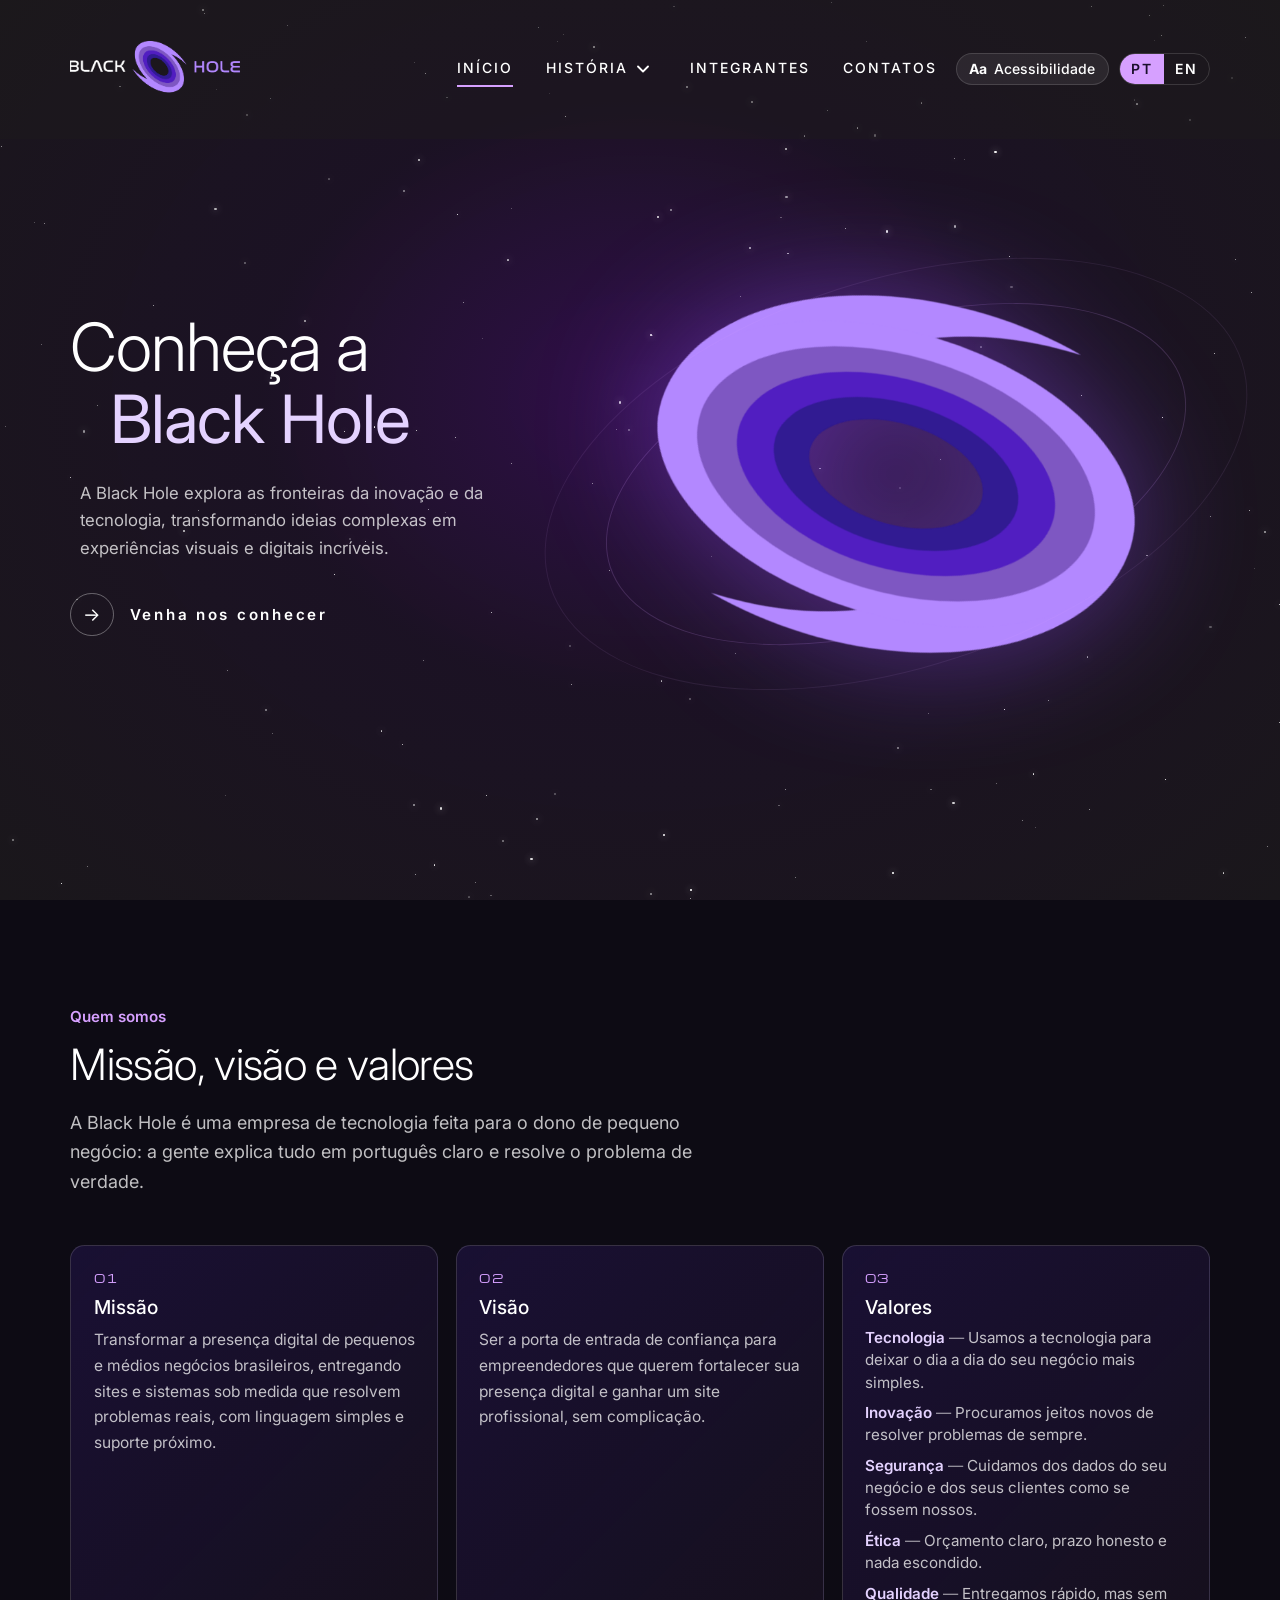
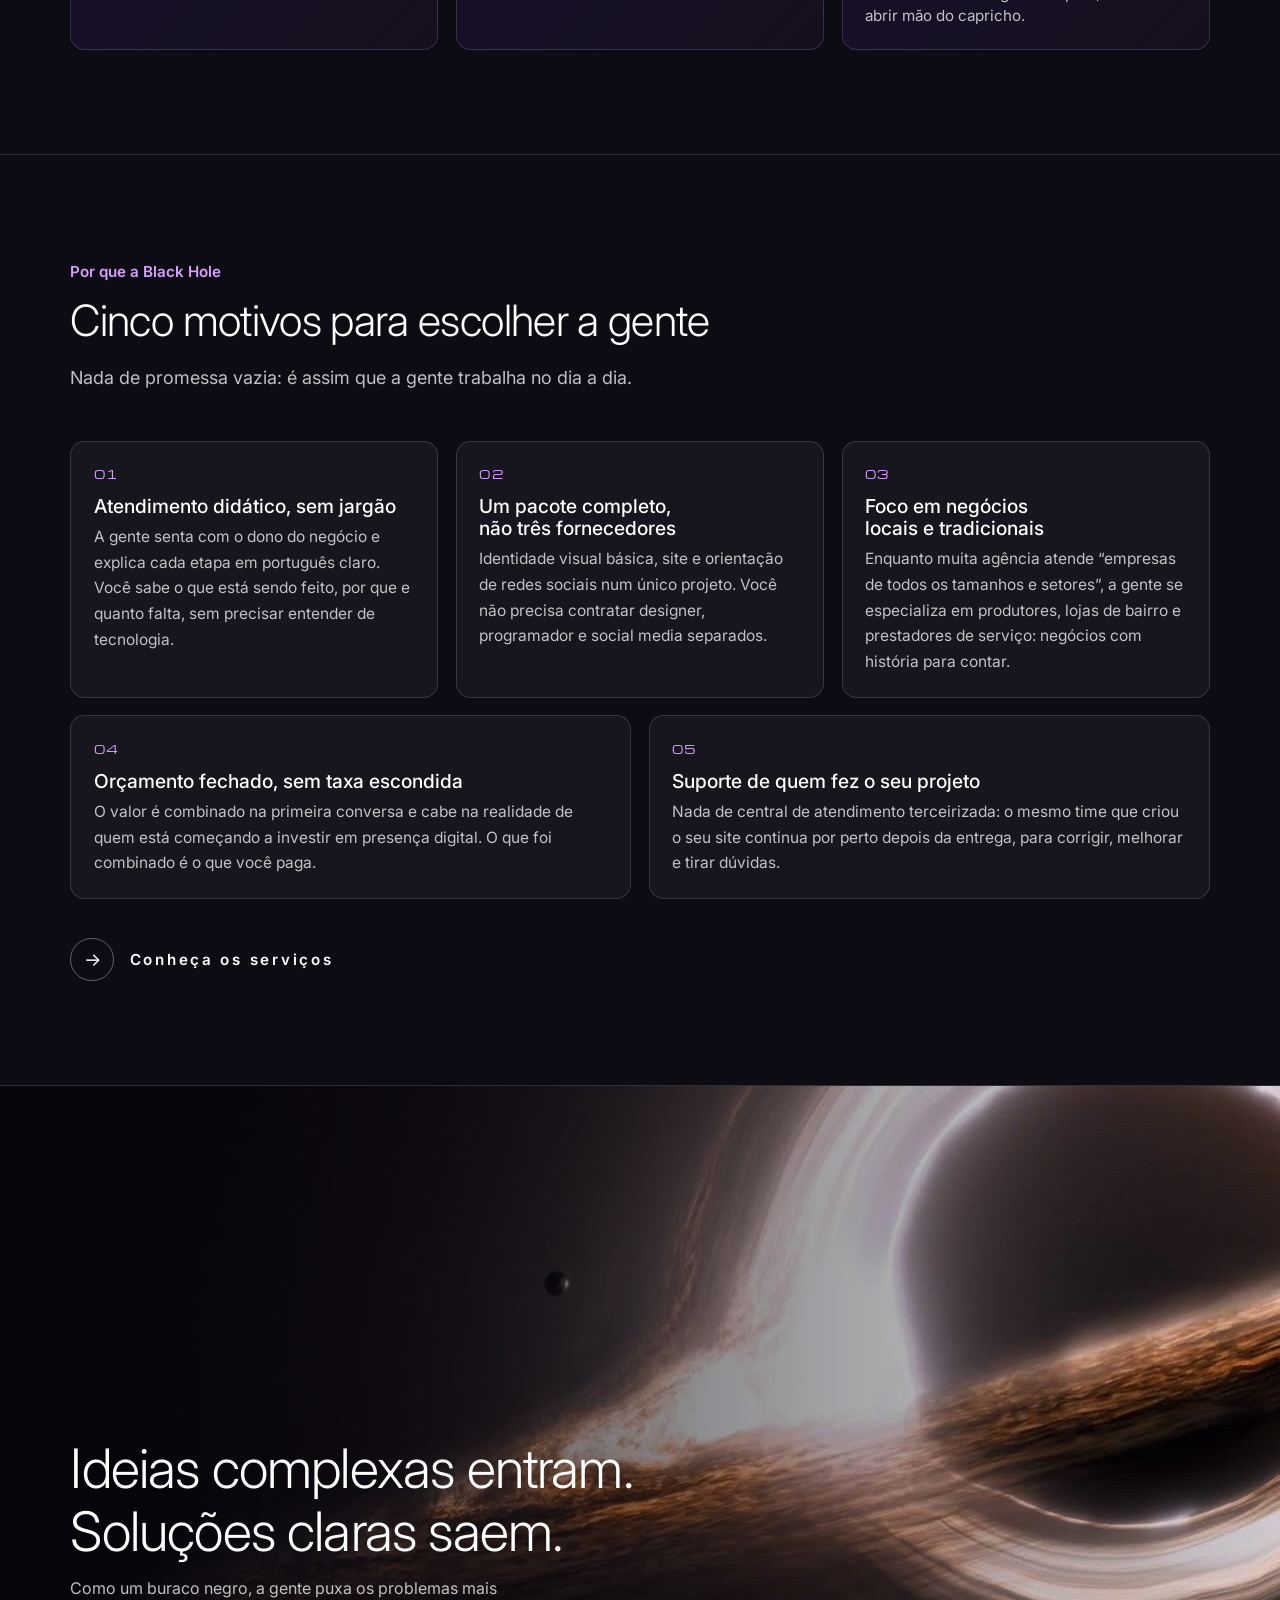
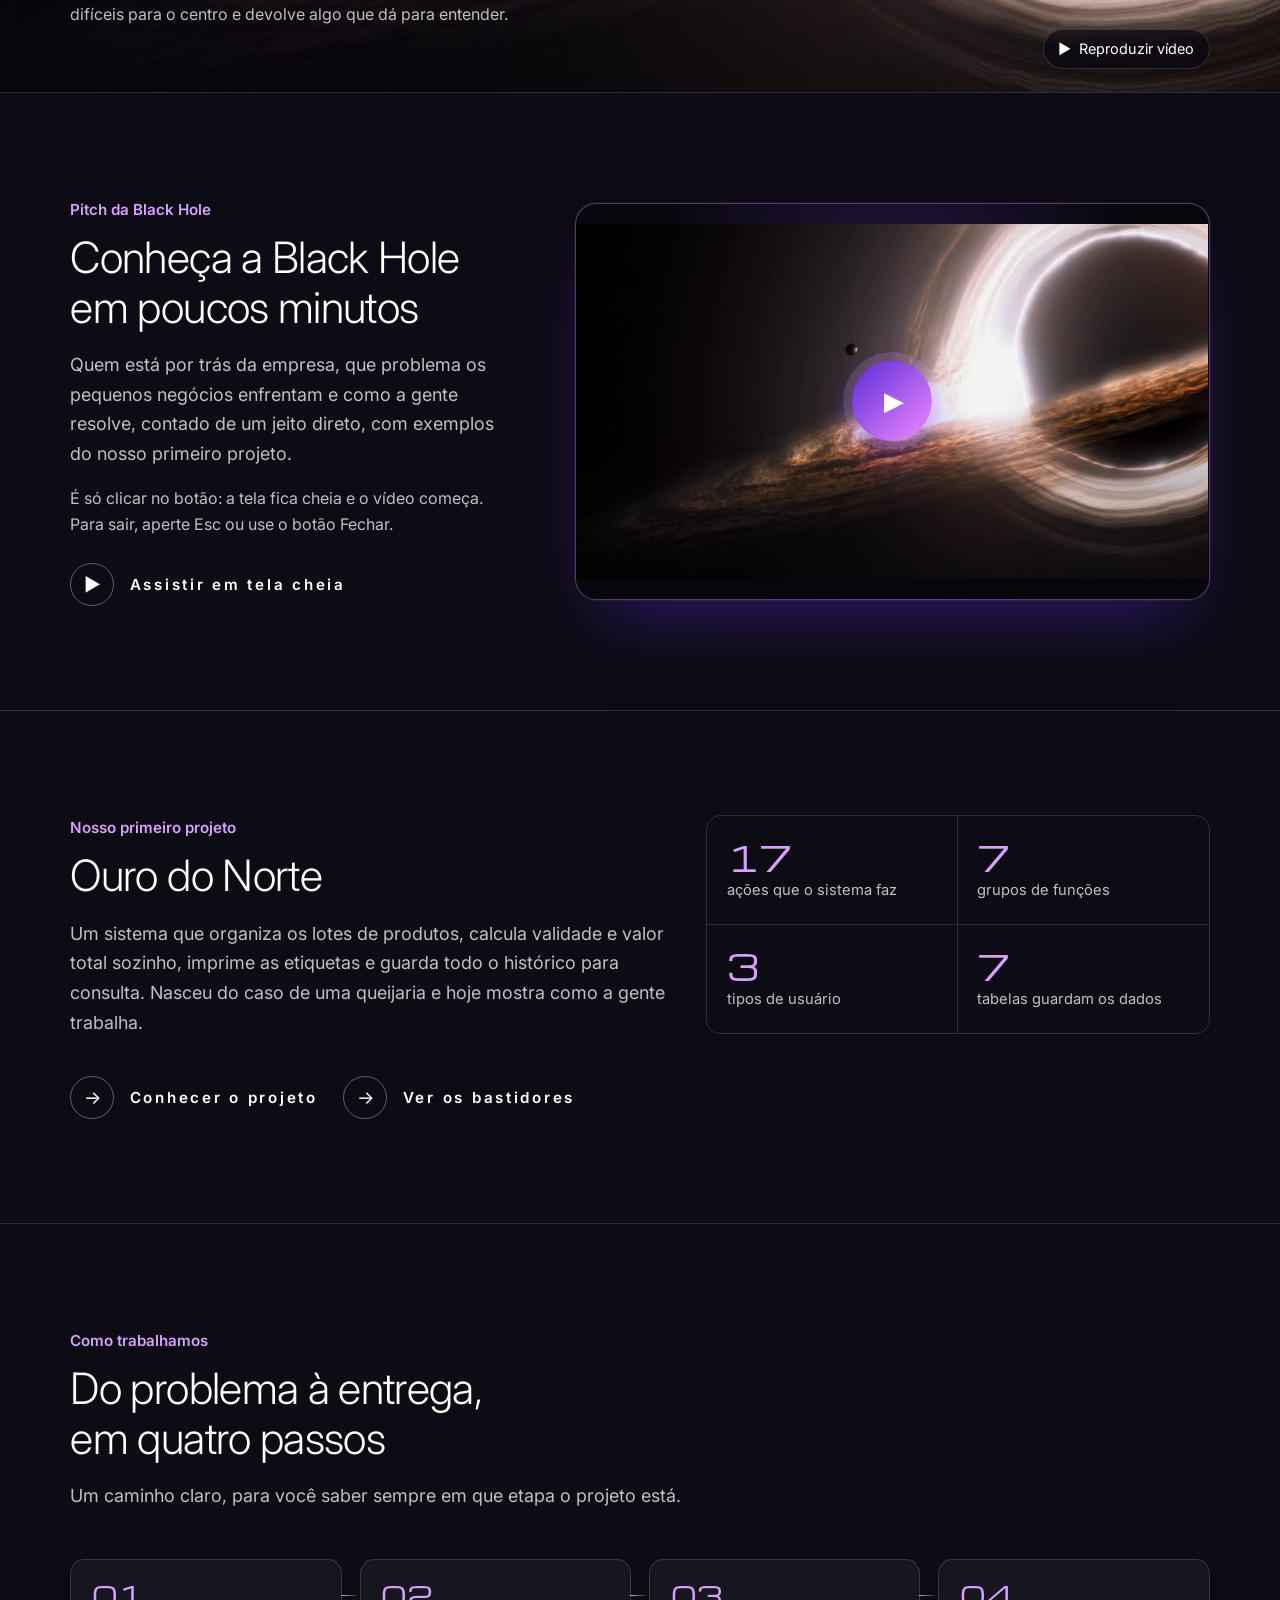
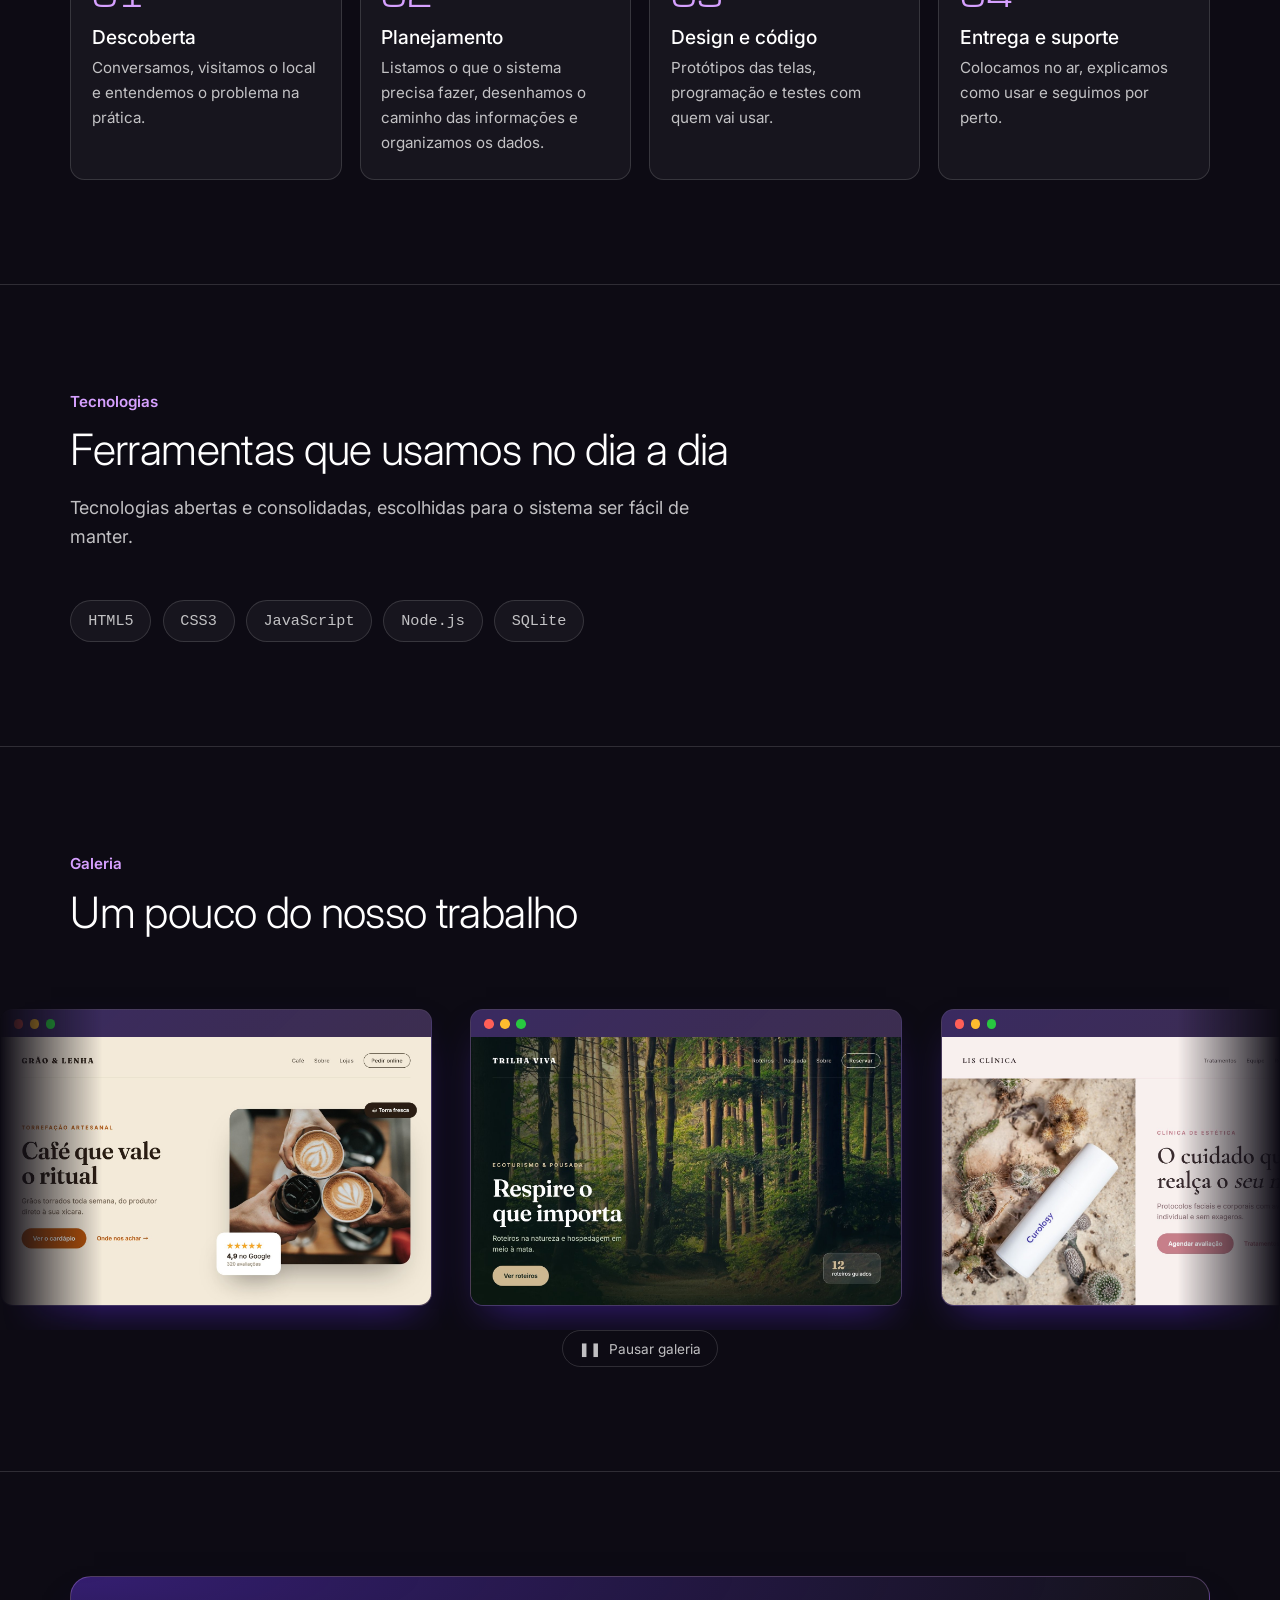
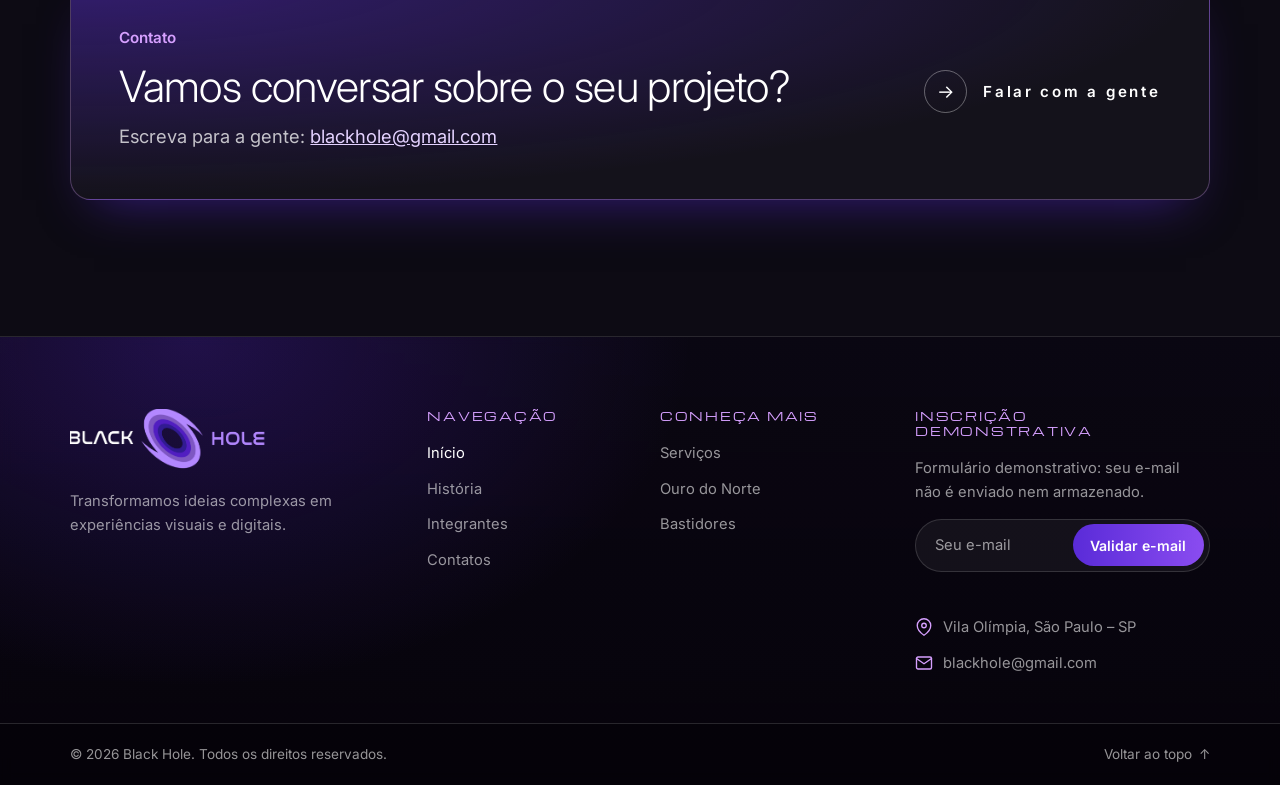
<file: index.html>
<!DOCTYPE html>
<html lang="pt-br">
<head>
    <meta charset="UTF-8">
    <meta name="viewport" content="width=device-width, initial-scale=1.0">
    <title data-i18n="title_home">Black Hole — Inovação e tecnologia</title>
    <meta name="description" data-i18n-content="desc_home" content="A Black Hole cria sites e sistemas sob medida para pequenos negócios, com linguagem simples e suporte próximo. Conheça a empresa e o nosso primeiro projeto, o Ouro do Norte.">
    <link rel="stylesheet" href="./CSS/style.css">
    <link rel="preconnect" href="https://fonts.googleapis.com">
    <link rel="preconnect" href="https://fonts.gstatic.com" crossorigin>
    <link href="https://fonts.googleapis.com/css2?family=Michroma&family=Inter:wght@300;400;500;600;700&display=swap" rel="stylesheet">
    <link rel="icon" type="image/png" href="IMG/favicon.png">
    <link rel="manifest" href="manifest.webmanifest">
    <link rel="apple-touch-icon" href="IMG/pwa/apple-touch-icon.png">
    <meta name="theme-color" content="#0d0b14">
    <meta name="apple-mobile-web-app-capable" content="yes">
    <meta name="apple-mobile-web-app-status-bar-style" content="black-translucent">
    <meta name="apple-mobile-web-app-title" content="Black Hole">
    <!-- Aplica o tamanho de texto/imagem salvo antes da página aparecer -->
    <script src="./JS/acessibilidade.js"></script>
</head>
<body>
    <a class="skip-link" href="#conteudo" data-i18n="skip">Pular para o conteúdo</a>
    <div class="starfield" id="starfield" aria-hidden="true"></div>

    <header class="topbar" id="siteHeader"></header>

    <main id="conteudo">

      <!-- SEÇÃO PRINCIPAL -->
      <section class="hero-section" id="inicio">
        <div class="hero-inner">
          <div class="hero-content">
            <h1 data-i18n-html="hero_title">Conheça a<span>Black Hole</span></h1>
            <p data-i18n="hero_text">A Black Hole explora as fronteiras da inovação e da tecnologia, transformando ideias complexas em experiências visuais e digitais incríveis.</p>
            <a href="#sobre" class="cta-button">
              <span class="arrow-circle" aria-hidden="true">&rarr;</span>
              <span class="cta-text" data-i18n="hero_cta">Venha nos conhecer</span>
            </a>
          </div>
          <div class="hero-art" aria-hidden="true"><img src="IMG/icone.png" alt=""></div>
        </div>
      </section>

            <!-- QUEM SOMOS + MISSÃO, VISÃO E VALORES -->
      <section class="section" id="sobre">
        <div class="wrap">
          <div class="section-head">
            <p class="eyebrow" data-i18n="about_eyebrow">Quem somos</p>
            <h2 data-i18n="mvv_title">Missão, visão e valores</h2>
            <p class="lead" data-i18n="mvv_lead">A Black Hole é uma empresa de tecnologia feita para o dono de pequeno negócio: a gente explica tudo em português claro e resolve o problema de verdade.</p>
          </div>
          <div class="grid mvv">
            <article class="card mv-card"><span class="rf" aria-hidden="true">01</span><h3 data-i18n="mission_t">Missão</h3><p data-i18n="mission_p">Transformar a presença digital de pequenos e médios negócios brasileiros, entregando sites e sistemas sob medida que resolvem problemas reais, com linguagem simples e suporte próximo.</p></article>
            <article class="card mv-card"><span class="rf" aria-hidden="true">02</span><h3 data-i18n="vision_t">Visão</h3><p data-i18n="vision_p">Ser a porta de entrada de confiança para empreendedores que querem fortalecer sua presença digital e ganhar um site profissional, sem complicação.</p></article>
            <article class="card mv-card"><span class="rf" aria-hidden="true">03</span><h3 data-i18n="values_t">Valores</h3><ul class="val-list"><li><b data-i18n="vv1_t">Tecnologia</b> <span data-i18n="vv1_p">Usamos a tecnologia para deixar o dia a dia do seu negócio mais simples.</span></li><li><b data-i18n="vv2_t">Inovação</b> <span data-i18n="vv2_p">Procuramos jeitos novos de resolver problemas de sempre.</span></li><li><b data-i18n="vv3_t">Segurança</b> <span data-i18n="vv3_p">Cuidamos dos dados do seu negócio e dos seus clientes como se fossem nossos.</span></li><li><b data-i18n="vv4_t">Ética</b> <span data-i18n="vv4_p">Orçamento claro, prazo honesto e nada escondido.</span></li><li><b data-i18n="vv5_t">Qualidade</b> <span data-i18n="vv5_p">Entregamos rápido, mas sem abrir mão do capricho.</span></li></ul></article>
          </div>
        </div>
      </section>

      <!-- POR QUE A BLACK HOLE -->
      <section class="section" id="diferenciais" aria-labelledby="whyTitle">
        <div class="wrap">
          <div class="section-head">
            <p class="eyebrow" data-i18n="why_eyebrow">Por que a Black Hole</p>
            <h2 id="whyTitle" data-i18n="why_title">Cinco motivos para escolher a gente</h2>
            <p class="lead" data-i18n="why_lead">Nada de promessa vazia: é assim que a gente trabalha no dia a dia.</p>
          </div>
          <div class="grid dif-grid">
            <article class="card dif"><span class="rf" aria-hidden="true">01</span><h3 data-i18n="dif1_t">Atendimento didático, sem jargão</h3><p data-i18n="dif1_p">A gente senta com o dono do negócio e explica cada etapa em português claro. Você sabe o que está sendo feito, por que e quanto falta, sem precisar entender de tecnologia.</p></article>
            <article class="card dif"><span class="rf" aria-hidden="true">02</span><h3 data-i18n="dif2_t">Um pacote completo, não três fornecedores</h3><p data-i18n="dif2_p">Identidade visual básica, site e orientação de redes sociais num único projeto. Você não precisa contratar designer, programador e social media separados.</p></article>
            <article class="card dif"><span class="rf" aria-hidden="true">03</span><h3 data-i18n="dif3_t">Foco em negócios locais e tradicionais</h3><p data-i18n="dif3_p">Enquanto muita agência atende “empresas de todos os tamanhos e setores”, a gente se especializa em produtores, lojas de bairro e prestadores de serviço: negócios com história para contar.</p></article>
            <article class="card dif"><span class="rf" aria-hidden="true">04</span><h3 data-i18n="dif4_t">Orçamento fechado, sem taxa escondida</h3><p data-i18n="dif4_p">O valor é combinado na primeira conversa e cabe na realidade de quem está começando a investir em presença digital. O que foi combinado é o que você paga.</p></article>
            <article class="card dif"><span class="rf" aria-hidden="true">05</span><h3 data-i18n="dif5_t">Suporte de quem fez o seu projeto</h3><p data-i18n="dif5_p">Nada de central de atendimento terceirizada: o mesmo time que criou o seu site continua por perto depois da entrega, para corrigir, melhorar e tirar dúvidas.</p></article>
            </div>
          <div class="cta-row"><a href="servicos.html" class="cta-button"><span class="arrow-circle" aria-hidden="true">&rarr;</span><span class="cta-text" data-i18n="why_cta">Conheça os serviços</span></a></div>
        </div>
      </section>

<!-- VÍDEO DO BURACO NEGRO (saiu do fundo e veio para cá) -->
      <section class="video-band" aria-labelledby="bandTitle">
        <video id="bhVideo" autoplay muted loop playsinline preload="metadata" poster="IMG/poster-buraco-negro.jpg" aria-hidden="true" tabindex="-1">
          <source src="./videos/teste de video 2.mp4" type="video/mp4">
        </video>
        <div class="wrap">
          <h2 id="bandTitle" data-i18n="band_title">Ideias complexas entram. Soluções claras saem.</h2>
          <p data-i18n="band_text">Como um buraco negro, a gente puxa os problemas mais difíceis para o centro e devolve algo que dá para entender.</p>
        </div>
        <button type="button" class="video-toggle" id="videoToggle">
          <span data-state aria-hidden="true">❚❚</span><span data-label>Pausar vídeo</span>
        </button>
      </section>

            <!-- PITCH DA BLACK HOLE (abre em tela cheia) -->
      <section class="section" id="pitch" aria-labelledby="pitchTitle">
        <div class="wrap">
          <div class="pitch blackhole-pitch" data-pitch="videos/AMS%20-%20DS%20-%20Black%20Hole%20(site).mp4" data-poster="IMG/poster-buraco-negro.jpg">
          <div class="pitch-copy">
            <p class="eyebrow" data-i18n="pbh_eyebrow">Pitch da Black Hole</p>
            <h2 id="pitchTitle" data-i18n="pbh_title">Conheça a Black Hole em poucos minutos</h2>
            <p class="lead" data-i18n="pbh_p1">Quem está por trás da empresa, que problema os pequenos negócios enfrentam e como a gente resolve, contado de um jeito direto, com exemplos do nosso primeiro projeto.</p>
            <p data-i18n="pbh_p2">É só clicar no botão: a tela fica cheia e o vídeo começa. Para sair, aperte Esc ou use o botão Fechar.</p>
            <button type="button" class="cta-button pitch-open"><span class="arrow-circle" aria-hidden="true">&#9654;</span><span class="cta-text" data-i18n="pbh_btn">Assistir em tela cheia</span></button>
          </div>
          <button type="button" class="pitch-cover pitch-open" aria-label="Assistir em tela cheia" data-i18n-aria="pbh_cover">
            <video class="blackhole-preview" muted loop autoplay playsinline preload="metadata" poster="IMG/poster-buraco-negro.jpg" aria-hidden="true">
              <source src="videos/AMS%20-%20DS%20-%20Black%20Hole%20(site).mp4" type="video/mp4">
            </video>
            <span class="pitch-play" aria-hidden="true">&#9654;</span>
          </button>
        </div>
        </div>
      </section>

      <!-- PRIMEIRO PROJETO -->
      <section class="section" id="projetos">
        <div class="wrap project">
          <div>
            <p class="eyebrow" data-i18n="proj_eyebrow">Nosso primeiro projeto</p>
            <h2 data-i18n="proj_title">Ouro do Norte</h2>
            <p class="lead" data-i18n="proj_text">Um sistema que organiza os lotes de produtos, calcula validade e valor total sozinho, imprime as etiquetas e guarda todo o histórico para consulta. Nasceu do caso de uma queijaria e hoje mostra como a gente trabalha.</p>
            <div class="cta-row">
              <a href="ouro-do-norte.html" class="cta-button"><span class="arrow-circle" aria-hidden="true">&rarr;</span><span class="cta-text" data-i18n="proj_cta1">Conhecer o projeto</span></a>
              <a href="bastidores.html" class="cta-button"><span class="arrow-circle" aria-hidden="true">&rarr;</span><span class="cta-text" data-i18n="proj_cta2">Ver os bastidores</span></a>
            </div>
          </div>
          <div class="stats"><div class="stat"><b>17</b><span data-i18n="stat1">ações que o sistema faz</span></div><div class="stat"><b>7</b><span data-i18n="stat2">grupos de funções</span></div><div class="stat"><b>3</b><span data-i18n="stat3">tipos de usuário</span></div><div class="stat"><b>7</b><span data-i18n="stat4">tabelas guardam os dados</span></div></div>
        </div>
      </section>

<!-- COMO TRABALHAMOS -->
      <section class="section" id="processo" aria-labelledby="procTitle">
        <div class="wrap">
          <div class="section-head">
            <p class="eyebrow" data-i18n="proc_eyebrow">Como trabalhamos</p>
            <h2 id="procTitle" data-i18n="proc_title">Do problema à entrega, em quatro passos</h2>
            <p class="lead" data-i18n="proc_lead">Um caminho claro, para você saber sempre em que etapa o projeto está.</p>
          </div>
          <ol class="steps">
            <li class="step"><span class="step-n" aria-hidden="true">01</span><h3 data-i18n="st1_t">Descoberta</h3><p data-i18n="st1_p">Conversamos, visitamos o local e entendemos o problema na prática.</p></li>
            <li class="step"><span class="step-n" aria-hidden="true">02</span><h3 data-i18n="st2_t">Planejamento</h3><p data-i18n="st2_p">Listamos o que o sistema precisa fazer, desenhamos o caminho das informações e organizamos os dados.</p></li>
            <li class="step"><span class="step-n" aria-hidden="true">03</span><h3 data-i18n="st3_t">Design e código</h3><p data-i18n="st3_p">Protótipos das telas, programação e testes com quem vai usar.</p></li>
            <li class="step"><span class="step-n" aria-hidden="true">04</span><h3 data-i18n="st4_t">Entrega e suporte</h3><p data-i18n="st4_p">Colocamos no ar, explicamos como usar e seguimos por perto.</p></li>
          </ol>
        </div>
      </section>

            <!-- TECNOLOGIAS -->
      <section class="section" id="tecnologias" aria-labelledby="techTitle">
        <div class="wrap">
          <div class="section-head">
            <p class="eyebrow" data-i18n="tech_eyebrow">Tecnologias</p>
            <h2 id="techTitle" data-i18n="tech_title">Ferramentas que usamos no dia a dia</h2>
            <p class="lead" data-i18n="tech_lead">Tecnologias abertas e consolidadas, escolhidas para o sistema ser fácil de manter.</p>
          </div>
          <ul class="tags tech-tags"><li>HTML5</li><li>CSS3</li><li>JavaScript</li><li>Node.js</li><li>SQLite</li></ul>
        </div>
      </section>

      <!-- GALERIA EM CARROSSEL (7 imagens, gira sozinho e sem fim) -->
      <section class="section" id="galeria" aria-labelledby="galeriaTitle">
        <div class="wrap">
          <div class="section-head">
            <p class="eyebrow" data-i18n="gal_eyebrow">Galeria</p>
            <h2 id="galeriaTitle" data-i18n="gal_title">Um pouco do nosso trabalho</h2>
          </div>
        </div>
        <div class="carousel" id="carousel" role="region" aria-roledescription="carrossel" data-i18n-aria="gal_label" aria-label="Galeria de imagens">
          <div class="carousel-track" id="carouselTrack">
        <figure class="slide">
          <div class="browser">
            <div class="browser-bar" aria-hidden="true"><i></i><i></i><i></i></div>
            <img src="IMG/web1.png" alt="Modelo de site para a cafeteria Grão &amp; Lenha" data-i18n-alt="gal_alt1" loading="lazy" onerror="this.hidden=true">
          </div>
        </figure>
        <figure class="slide">
          <div class="browser">
            <div class="browser-bar" aria-hidden="true"><i></i><i></i><i></i></div>
            <img src="IMG/web2.png" alt="Modelo de site para a Trilha Viva, de ecoturismo" data-i18n-alt="gal_alt2" loading="lazy" onerror="this.hidden=true">
          </div>
        </figure>
        <figure class="slide">
          <div class="browser">
            <div class="browser-bar" aria-hidden="true"><i></i><i></i><i></i></div>
            <img src="IMG/web3.png" alt="Modelo de site para a Lis Clínica" data-i18n-alt="gal_alt3" loading="lazy" onerror="this.hidden=true">
          </div>
        </figure>
        <figure class="slide">
          <div class="browser">
            <div class="browser-bar" aria-hidden="true"><i></i><i></i><i></i></div>
            <img src="IMG/web4.png" alt="Modelo de site para o estúdio 365 Yoga" data-i18n-alt="gal_alt4" loading="lazy" onerror="this.hidden=true">
          </div>
        </figure>
        <figure class="slide">
          <div class="browser">
            <div class="browser-bar" aria-hidden="true"><i></i><i></i><i></i></div>
            <img src="IMG/web5.png" alt="Modelo de site para a academia Pulse" data-i18n-alt="gal_alt5" loading="lazy" onerror="this.hidden=true">
          </div>
        </figure>
        <figure class="slide">
          <div class="browser">
            <div class="browser-bar" aria-hidden="true"><i></i><i></i><i></i></div>
            <img src="IMG/web6.png" alt="Modelo de site para a arquiteta Renata Luz" data-i18n-alt="gal_alt6" loading="lazy" onerror="this.hidden=true">
          </div>
        </figure>
        <figure class="slide">
          <div class="browser">
            <div class="browser-bar" aria-hidden="true"><i></i><i></i><i></i></div>
            <img src="IMG/web7.png" alt="Modelo de site para a Nuvio, conta empresarial" data-i18n-alt="gal_alt7" loading="lazy" onerror="this.hidden=true">
          </div>
        </figure>
          </div>
        </div>
        <div class="wrap carousel-controls">
          <button type="button" class="carousel-toggle" id="carouselToggle" aria-pressed="false">
            <span data-state aria-hidden="true">❚❚</span><span data-label>Pausar galeria</span>
          </button>
        </div>
      </section>

      <!-- CHAMADA FINAL PARA O CONTATO -->
      <section class="section" id="contato">
        <div class="wrap cta-band">
          <div>
            <p class="eyebrow" data-i18n="contact_eyebrow">Contato</p>
            <h2 data-i18n="contact_title">Vamos conversar sobre o seu projeto?</h2>
            <p class="contact-line"><span data-i18n="contact_text">Escreva para a gente:</span> <a href="mailto:blackhole@gmail.com" data-bh="email">blackhole@gmail.com</a></p>
          </div>
          <a href="contatos.html" class="cta-button"><span class="arrow-circle" aria-hidden="true">&rarr;</span><span class="cta-text" data-i18n="cta_btn">Falar com a gente</span></a>
        </div>
      </section>
    </main>

    <footer class="footer" id="siteFooter"></footer>

    <script src="./JS/config.js"></script>
    <script src="./JS/textos.js"></script>
    <script src="./JS/header.js"></script>
    <script src="./JS/footer.js"></script>
    <script src="./JS/i18n.js"></script>
    <script src="./JS/script.js"></script>
</body>
</html>
</file>
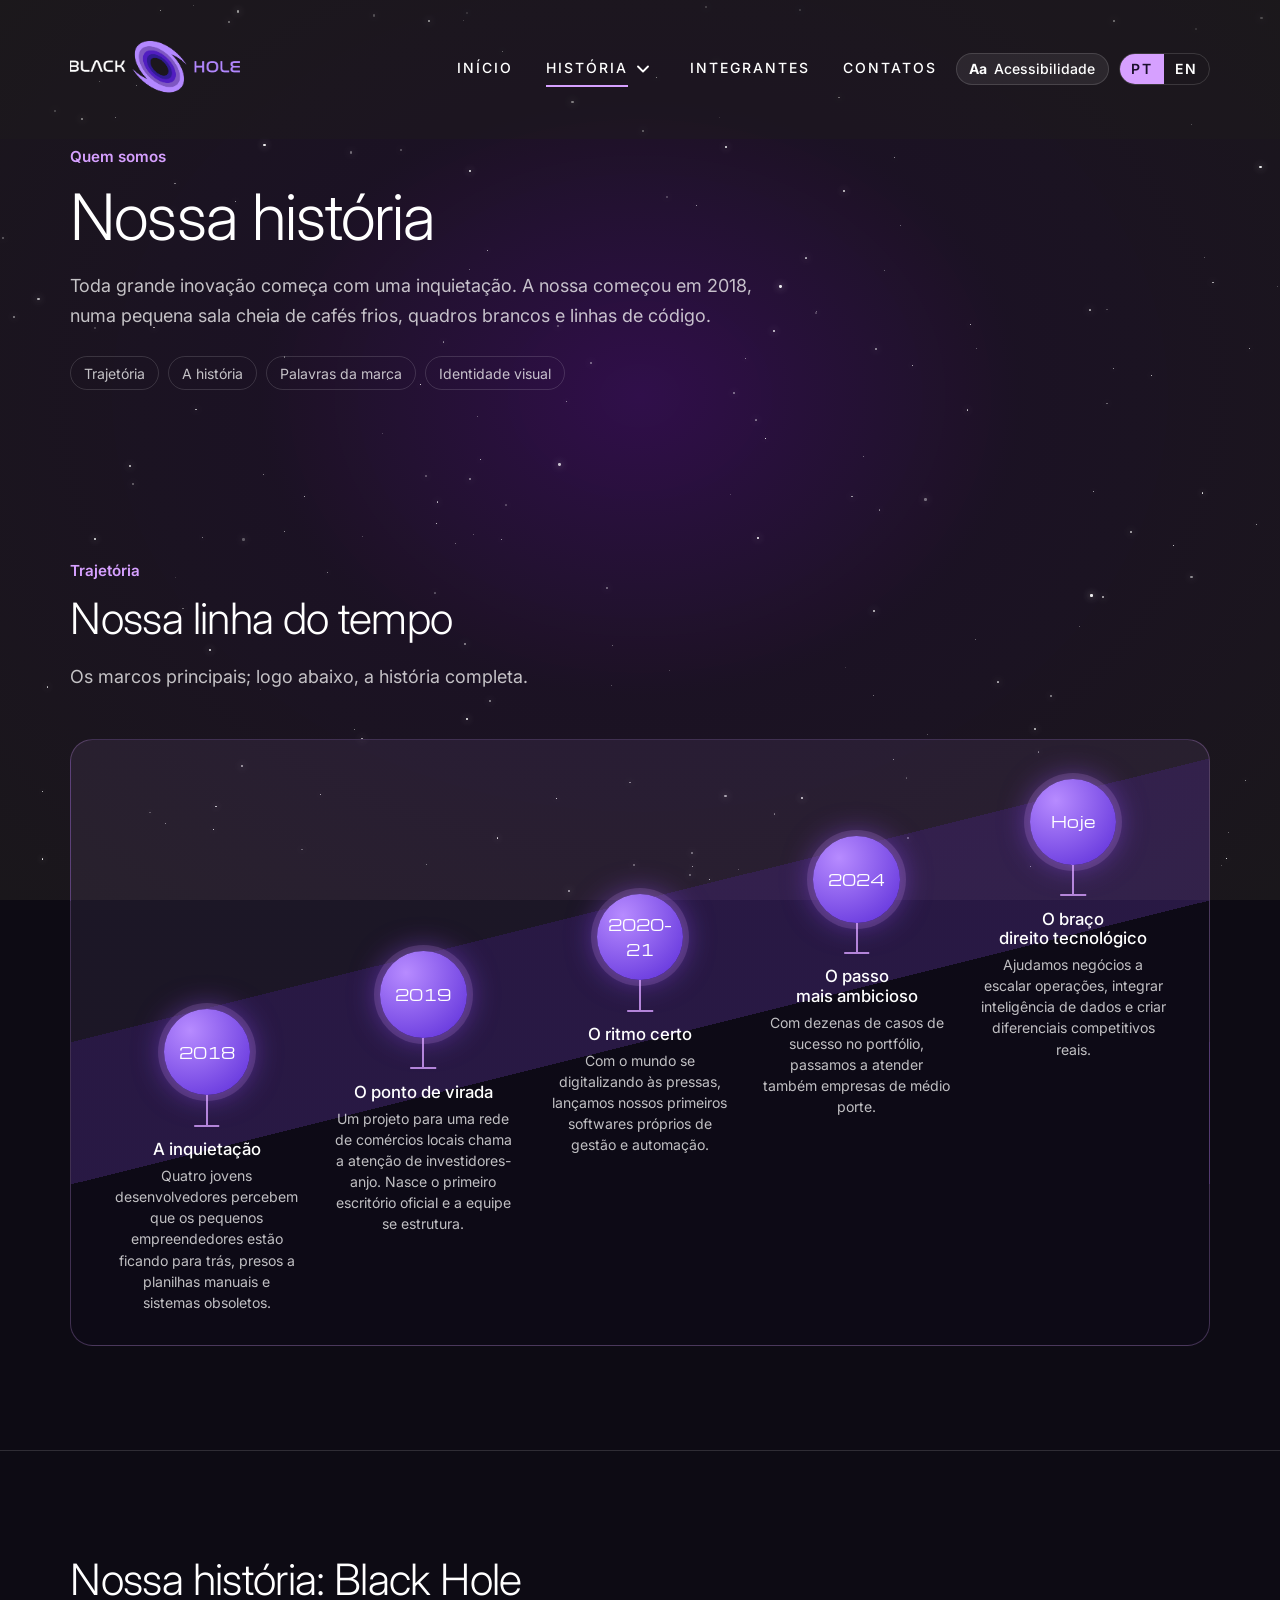
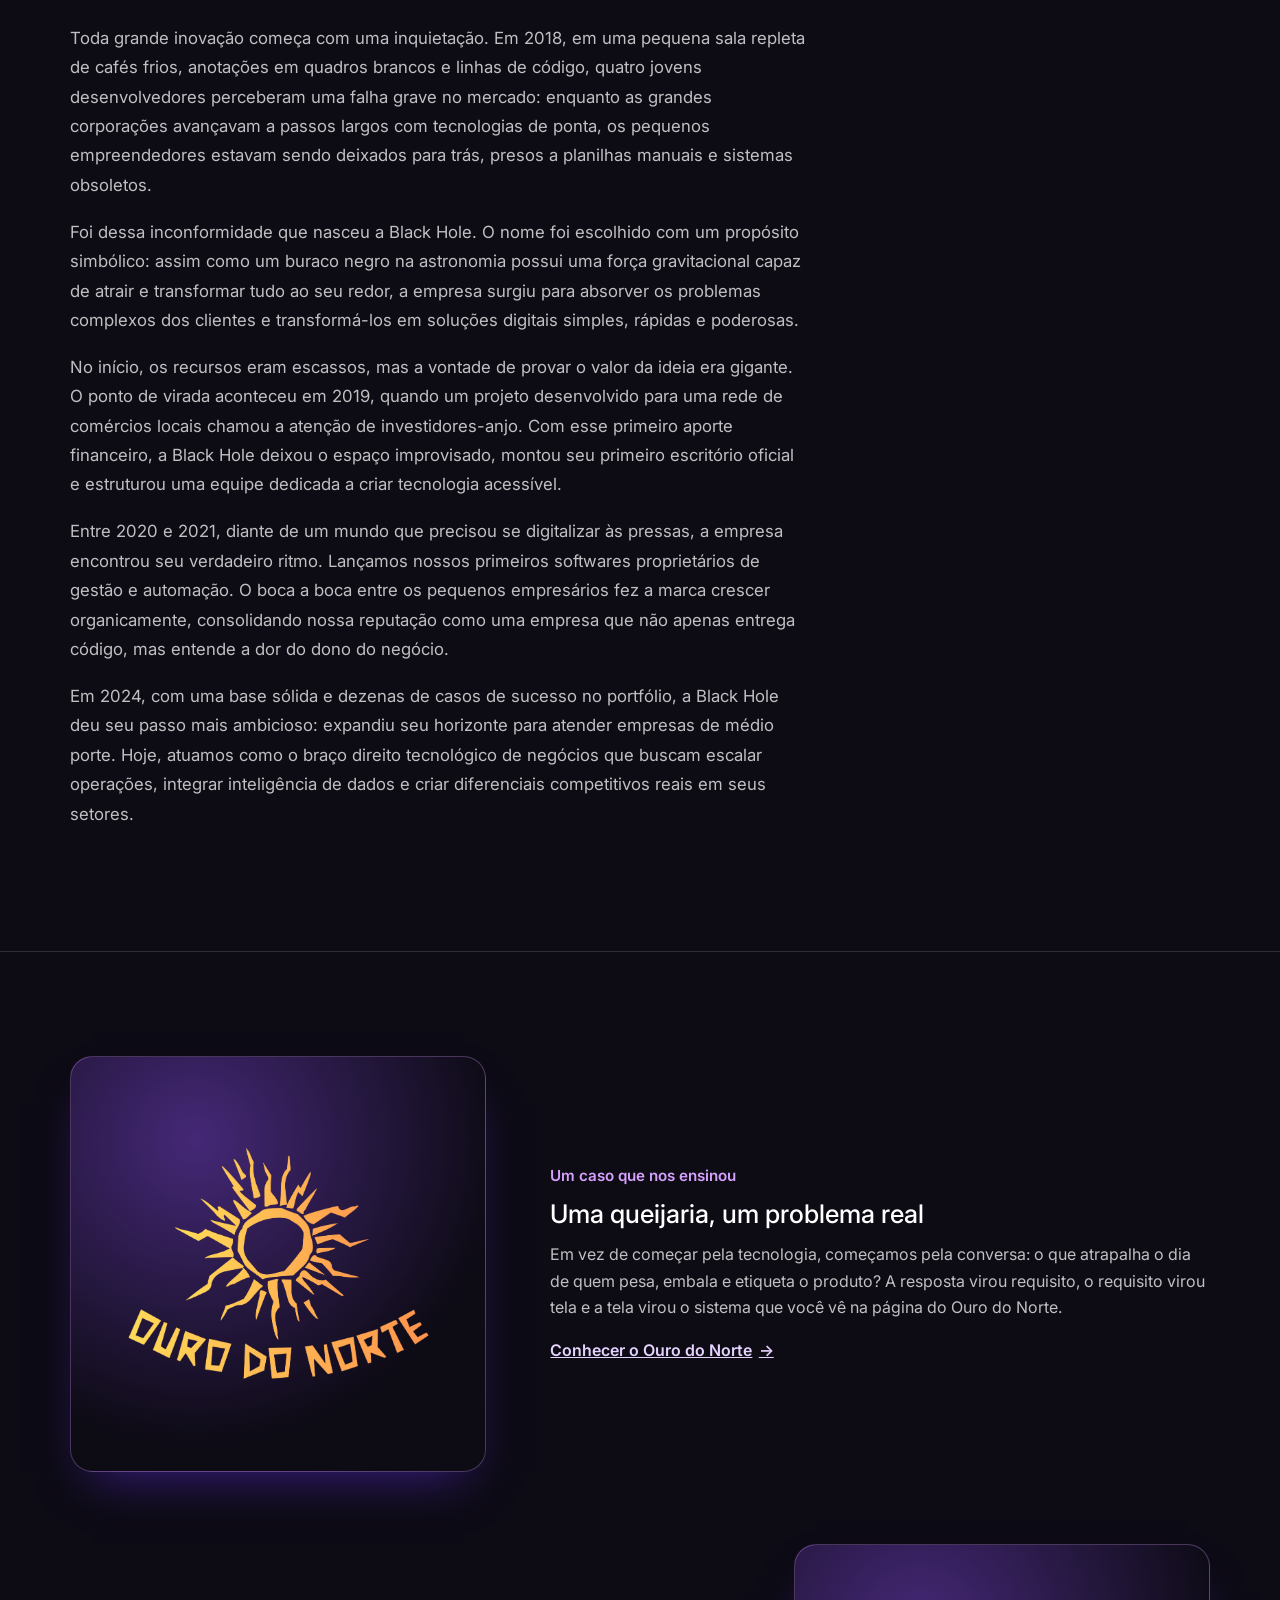
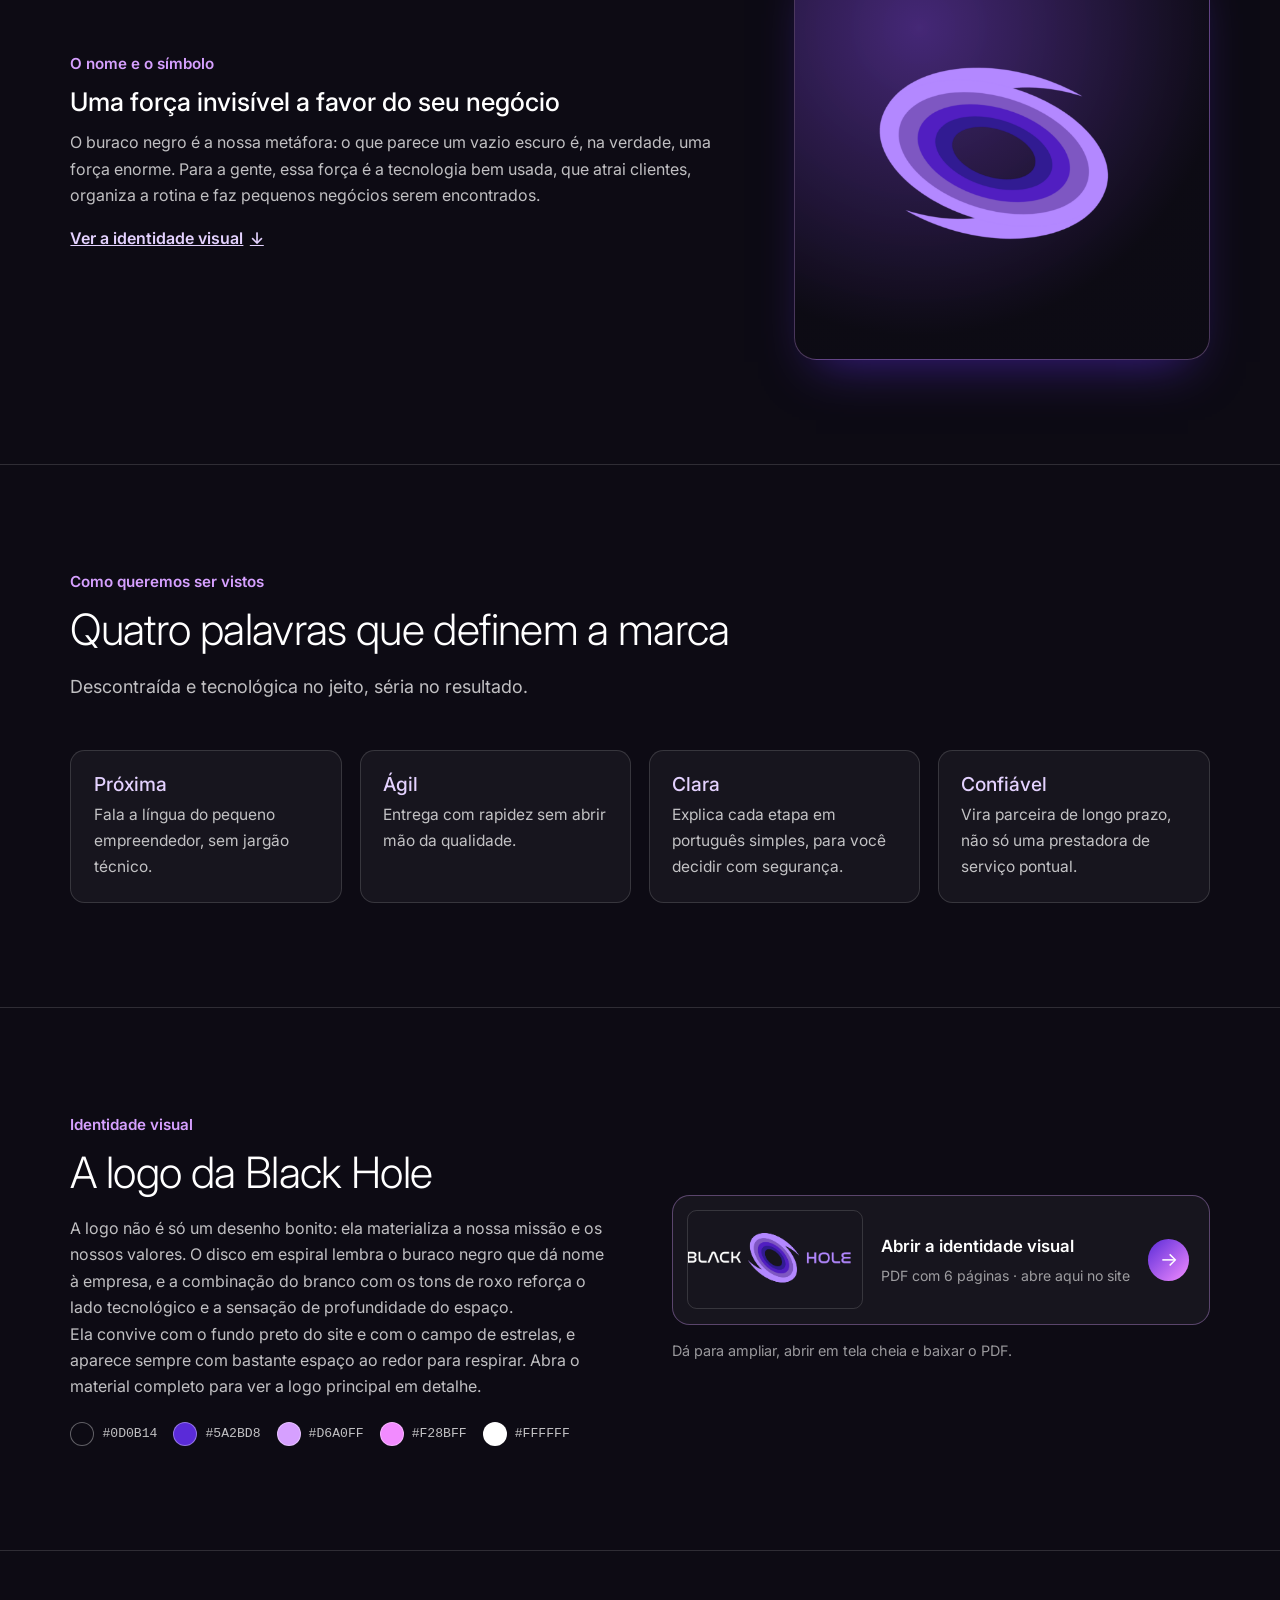
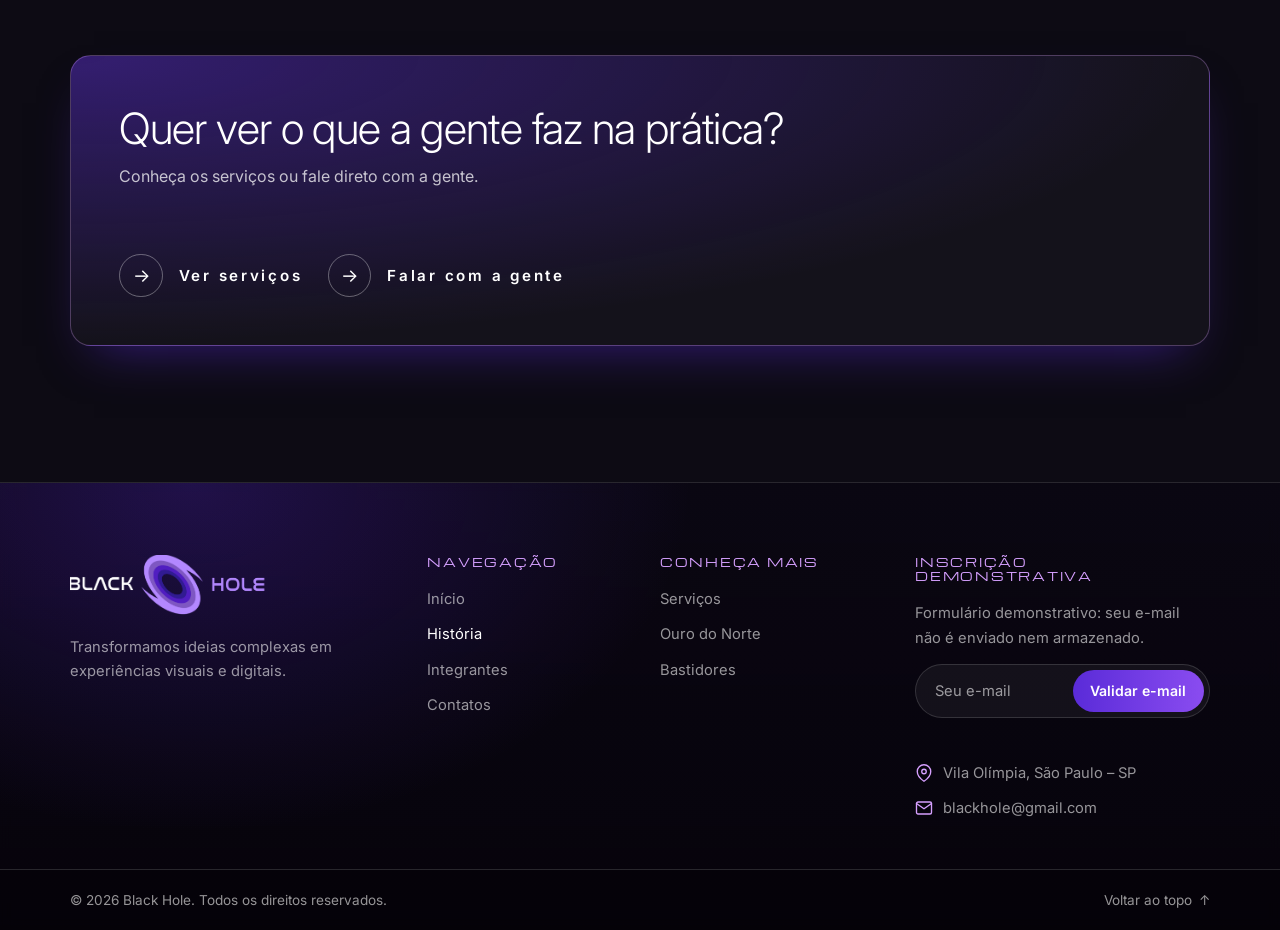
<file: historia.html>
<!DOCTYPE html>
<html lang="pt-br">
<head>
    <meta charset="UTF-8">
    <meta name="viewport" content="width=device-width, initial-scale=1.0">
    <title data-i18n="title_historia">História — Black Hole</title>
    <meta name="description" data-i18n-content="desc_historia" content="Conheça a história da Black Hole: como nasceu, de onde vem o nome, o primeiro projeto e a nossa identidade visual.">
    <link rel="stylesheet" href="./CSS/style.css">
    <link rel="preconnect" href="https://fonts.googleapis.com">
    <link rel="preconnect" href="https://fonts.gstatic.com" crossorigin>
    <link href="https://fonts.googleapis.com/css2?family=Michroma&family=Inter:wght@300;400;500;600;700&display=swap" rel="stylesheet">
    <link rel="icon" type="image/png" href="IMG/favicon.png">
    <link rel="manifest" href="manifest.webmanifest">
    <link rel="apple-touch-icon" href="IMG/pwa/apple-touch-icon.png">
    <meta name="theme-color" content="#0d0b14">
    <meta name="apple-mobile-web-app-capable" content="yes">
    <meta name="apple-mobile-web-app-status-bar-style" content="black-translucent">
    <meta name="apple-mobile-web-app-title" content="Black Hole">
    <!-- Aplica o tamanho de texto/imagem salvo antes da página aparecer -->
    <script src="./JS/acessibilidade.js"></script>
</head>
<body>
    <a class="skip-link" href="#conteudo" data-i18n="skip">Pular para o conteúdo</a>
    <div class="starfield" id="starfield" aria-hidden="true"></div>

    <header class="topbar" id="siteHeader"></header>

    <main id="conteudo">
      <header class="page-hero">
        <div class="wrap">
          <p class="eyebrow" data-i18n="hist_eyebrow">Quem somos</p>
          <h1 data-i18n="hist_h1">Nossa história</h1>
          <p class="lead" data-i18n="hist_lead">Toda grande inovação começa com uma inquietação. A nossa começou em 2018, numa pequena sala cheia de cafés frios, quadros brancos e linhas de código.</p>
          <div class="crumbs"><a class="chip" href="#trajetoria" data-i18n="chip_traj">Trajetória</a><a class="chip" href="#contamos" data-i18n="chip_story">A história</a><a class="chip" href="#palavras" data-i18n="chip_words">Palavras da marca</a><a class="chip" href="#identidade" data-i18n="chip_ident">Identidade visual</a></div>
        </div>
      </header>
      <!-- RESUMO EM FLUXO -->
      <section class="section" id="trajetoria" aria-labelledby="flowTitle">
        <div class="wrap">
          <div class="section-head">
            <p class="eyebrow" data-i18n="flow_eyebrow">Trajetória</p>
            <h2 id="flowTitle" data-i18n="flow_title">Nossa linha do tempo</h2>
            <p class="lead" data-i18n="flow_lead">Os marcos principais; logo abaixo, a história completa.</p>
          </div>
          <div class="flow-slide"><ol class="flow">
            <li style="--i:0"><span class="pin" data-i18n="fy1">2018</span><span class="stem" aria-hidden="true"></span><h3 data-i18n="fl1_t">A inquietação</h3><p data-i18n="fl1_p">Quatro jovens desenvolvedores percebem que os pequenos empreendedores estão ficando para trás, presos a planilhas manuais e sistemas obsoletos.</p></li>
            <li style="--i:1"><span class="pin" data-i18n="fy2">2019</span><span class="stem" aria-hidden="true"></span><h3 data-i18n="fl2_t">O ponto de virada</h3><p data-i18n="fl2_p">Um projeto para uma rede de comércios locais chama a atenção de investidores-anjo. Nasce o primeiro escritório oficial e a equipe se estrutura.</p></li>
            <li style="--i:2"><span class="pin" data-i18n="fy3">2020–21</span><span class="stem" aria-hidden="true"></span><h3 data-i18n="fl3_t">O ritmo certo</h3><p data-i18n="fl3_p">Com o mundo se digitalizando às pressas, lançamos nossos primeiros softwares próprios de gestão e automação.</p></li>
            <li style="--i:3"><span class="pin" data-i18n="fy4">2024</span><span class="stem" aria-hidden="true"></span><h3 data-i18n="fl4_t">O passo mais ambicioso</h3><p data-i18n="fl4_p">Com dezenas de casos de sucesso no portfólio, passamos a atender também empresas de médio porte.</p></li>
            <li style="--i:4"><span class="pin" data-i18n="fy5">Hoje</span><span class="stem" aria-hidden="true"></span><h3 data-i18n="fl5_t">O braço direito tecnológico</h3><p data-i18n="fl5_p">Ajudamos negócios a escalar operações, integrar inteligência de dados e criar diferenciais competitivos reais.</p></li>
            </ol></div>
        </div>
      </section>
      <!-- A HISTÓRIA EM TEXTO -->
      <section class="section" id="contamos">
        <div class="wrap prose">
          <h2 data-i18n="story_title">Nossa história: Black Hole</h2>
          <p data-i18n="story_p1">Toda grande inovação começa com uma inquietação. Em 2018, em uma pequena sala repleta de cafés frios, anotações em quadros brancos e linhas de código, quatro jovens desenvolvedores perceberam uma falha grave no mercado: enquanto as grandes corporações avançavam a passos largos com tecnologias de ponta, os pequenos empreendedores estavam sendo deixados para trás, presos a planilhas manuais e sistemas obsoletos.</p>
          <p data-i18n="story_p2">Foi dessa inconformidade que nasceu a Black Hole. O nome foi escolhido com um propósito simbólico: assim como um buraco negro na astronomia possui uma força gravitacional capaz de atrair e transformar tudo ao seu redor, a empresa surgiu para absorver os problemas complexos dos clientes e transformá-los em soluções digitais simples, rápidas e poderosas.</p>
          <p data-i18n="story_p3">No início, os recursos eram escassos, mas a vontade de provar o valor da ideia era gigante. O ponto de virada aconteceu em 2019, quando um projeto desenvolvido para uma rede de comércios locais chamou a atenção de investidores-anjo. Com esse primeiro aporte financeiro, a Black Hole deixou o espaço improvisado, montou seu primeiro escritório oficial e estruturou uma equipe dedicada a criar tecnologia acessível.</p>
          <p data-i18n="story_p4">Entre 2020 e 2021, diante de um mundo que precisou se digitalizar às pressas, a empresa encontrou seu verdadeiro ritmo. Lançamos nossos primeiros softwares proprietários de gestão e automação. O boca a boca entre os pequenos empresários fez a marca crescer organicamente, consolidando nossa reputação como uma empresa que não apenas entrega código, mas entende a dor do dono do negócio.</p>
          <p data-i18n="story_p5">Em 2024, com uma base sólida e dezenas de casos de sucesso no portfólio, a Black Hole deu seu passo mais ambicioso: expandiu seu horizonte para atender empresas de médio porte. Hoje, atuamos como o braço direito tecnológico de negócios que buscam escalar operações, integrar inteligência de dados e criar diferenciais competitivos reais em seus setores.</p>
        </div>
      </section>

      <!-- BLOCOS QUADRADOS: imagem + texto -->
      <section class="section" id="blocos">
        <div class="wrap sq-list">
          <article class="sq-row">
            <figure class="sq-img"><img src="IMG/Logo Ouro do Norte.png" alt="Logo do Ouro do Norte, um sol em tons de amarelo e laranja" data-i18n-alt="sq1_alt" loading="lazy"></figure>
            <div class="sq-text">
              <p class="eyebrow" data-i18n="sq1_eyebrow">Um caso que nos ensinou</p>
              <h3 data-i18n="sq1_t">Uma queijaria, um problema real</h3>
              <p data-i18n="sq1_p">Em vez de começar pela tecnologia, começamos pela conversa: o que atrapalha o dia de quem pesa, embala e etiqueta o produto? A resposta virou requisito, o requisito virou tela e a tela virou o sistema que você vê na página do Ouro do Norte.</p>
              <a class="text-link" href="ouro-do-norte.html"><span data-i18n="sq1_cta">Conhecer o Ouro do Norte</span> <span aria-hidden="true">&rarr;</span></a>
            </div>
          </article>
          <article class="sq-row rev">
            <figure class="sq-img"><img src="IMG/Icon Black Hole.png" alt="Símbolo da Black Hole: um disco roxo em espiral" data-i18n-alt="sq2_alt" loading="lazy"></figure>
            <div class="sq-text">
              <p class="eyebrow" data-i18n="sq2_eyebrow">O nome e o símbolo</p>
              <h3 data-i18n="sq2_t">Uma força invisível a favor do seu negócio</h3>
              <p data-i18n="sq2_p">O buraco negro é a nossa metáfora: o que parece um vazio escuro é, na verdade, uma força enorme. Para a gente, essa força é a tecnologia bem usada, que atrai clientes, organiza a rotina e faz pequenos negócios serem encontrados.</p>
              <a class="text-link" href="#identidade"><span data-i18n="sq2_cta">Ver a identidade visual</span> <span aria-hidden="true">&darr;</span></a>
            </div>
          </article>
        </div>
      </section>
      <!-- PALAVRAS DA MARCA -->
      <section class="section" id="palavras" aria-labelledby="wordsTitle">
        <div class="wrap">
          <div class="section-head">
            <p class="eyebrow" data-i18n="words_eyebrow">Como queremos ser vistos</p>
            <h2 id="wordsTitle" data-i18n="words_title">Quatro palavras que definem a marca</h2>
            <p class="lead" data-i18n="words_lead">Descontraída e tecnológica no jeito, séria no resultado.</p>
          </div>
          <div class="grid grid-4">
            <article class="card word"><h3 data-i18n="w1_t">Próxima</h3><p data-i18n="w1_p">Fala a língua do pequeno empreendedor, sem jargão técnico.</p></article>
            <article class="card word"><h3 data-i18n="w2_t">Ágil</h3><p data-i18n="w2_p">Entrega com rapidez sem abrir mão da qualidade.</p></article>
            <article class="card word"><h3 data-i18n="w3_t">Clara</h3><p data-i18n="w3_p">Explica cada etapa em português simples, para você decidir com segurança.</p></article>
            <article class="card word"><h3 data-i18n="w4_t">Confiável</h3><p data-i18n="w4_p">Vira parceira de longo prazo, não só uma prestadora de serviço pontual.</p></article>
            </div>
        </div>
      </section>
      <!-- IDENTIDADE VISUAL DA BLACK HOLE -->
      <section class="section" id="identidade" aria-labelledby="idTitle">
        <div class="wrap split">
          <div>
            <p class="eyebrow" data-i18n="bhid_eyebrow">Identidade visual</p>
            <h2 id="idTitle" data-i18n="bhid_title">A logo da Black Hole</h2>
            <p data-i18n="bhid_p1">A logo não é só um desenho bonito: ela materializa a nossa missão e os nossos valores. O disco em espiral lembra o buraco negro que dá nome à empresa, e a combinação do branco com os tons de roxo reforça o lado tecnológico e a sensação de profundidade do espaço.</p>
            <p data-i18n="bhid_p2">Ela convive com o fundo preto do site e com o campo de estrelas, e aparece sempre com bastante espaço ao redor para respirar. Abra o material completo para ver a logo principal em detalhe.</p>
            <ul class="swatches" aria-label="Cores da marca" data-i18n-aria="bhid_sw">
              <li><i style="background:#0d0b14"></i><span>#0D0B14</span></li>
              <li><i style="background:#5a2bd8"></i><span>#5A2BD8</span></li>
              <li><i style="background:#d6a0ff"></i><span>#D6A0FF</span></li>
              <li><i style="background:#f28bff"></i><span>#F28BFF</span></li>
              <li><i style="background:#ffffff"></i><span>#FFFFFF</span></li>
            </ul>
          </div>
          <div>
            <button type="button" class="viewer-card" data-viewer="blackhole">
            <img src="IMG/Logo Black Holeversao branca.png" alt="" loading="lazy">
            <span class="vc-body"><strong data-i18n="bhid_open">Abrir a identidade visual</strong><span data-i18n="bhid_open_s">PDF com 6 páginas · abre aqui no site</span></span>
            <span class="vc-arrow" aria-hidden="true">&rarr;</span>
          </button>
            <p class="vc-note" data-i18n="bhid_note">Dá para ampliar, abrir em tela cheia e baixar o PDF.</p>
          </div>
        </div>
      </section>

      <section class="section" id="cta-hist">
        <div class="wrap cta-band">
          <div>
            <h2 data-i18n="hcta_title">Quer ver o que a gente faz na prática?</h2>
            <p data-i18n="hcta_p">Conheça os serviços ou fale direto com a gente.</p>
          </div>
          <div class="cta-row">
            <a href="servicos.html" class="cta-button"><span class="arrow-circle" aria-hidden="true">&rarr;</span><span class="cta-text" data-i18n="hcta_b1">Ver serviços</span></a>
            <a href="contatos.html" class="cta-button"><span class="arrow-circle" aria-hidden="true">&rarr;</span><span class="cta-text" data-i18n="cta_btn">Falar com a gente</span></a>
          </div>
        </div>
      </section>
    </main>

    <footer class="footer" id="siteFooter"></footer>

    <script src="./JS/config.js"></script>
    <script src="./JS/textos.js"></script>
    <script src="./JS/header.js"></script>
    <script src="./JS/footer.js"></script>
    <script src="./JS/i18n.js"></script>
    <script src="./JS/script.js"></script>
</body>
</html>
</file>
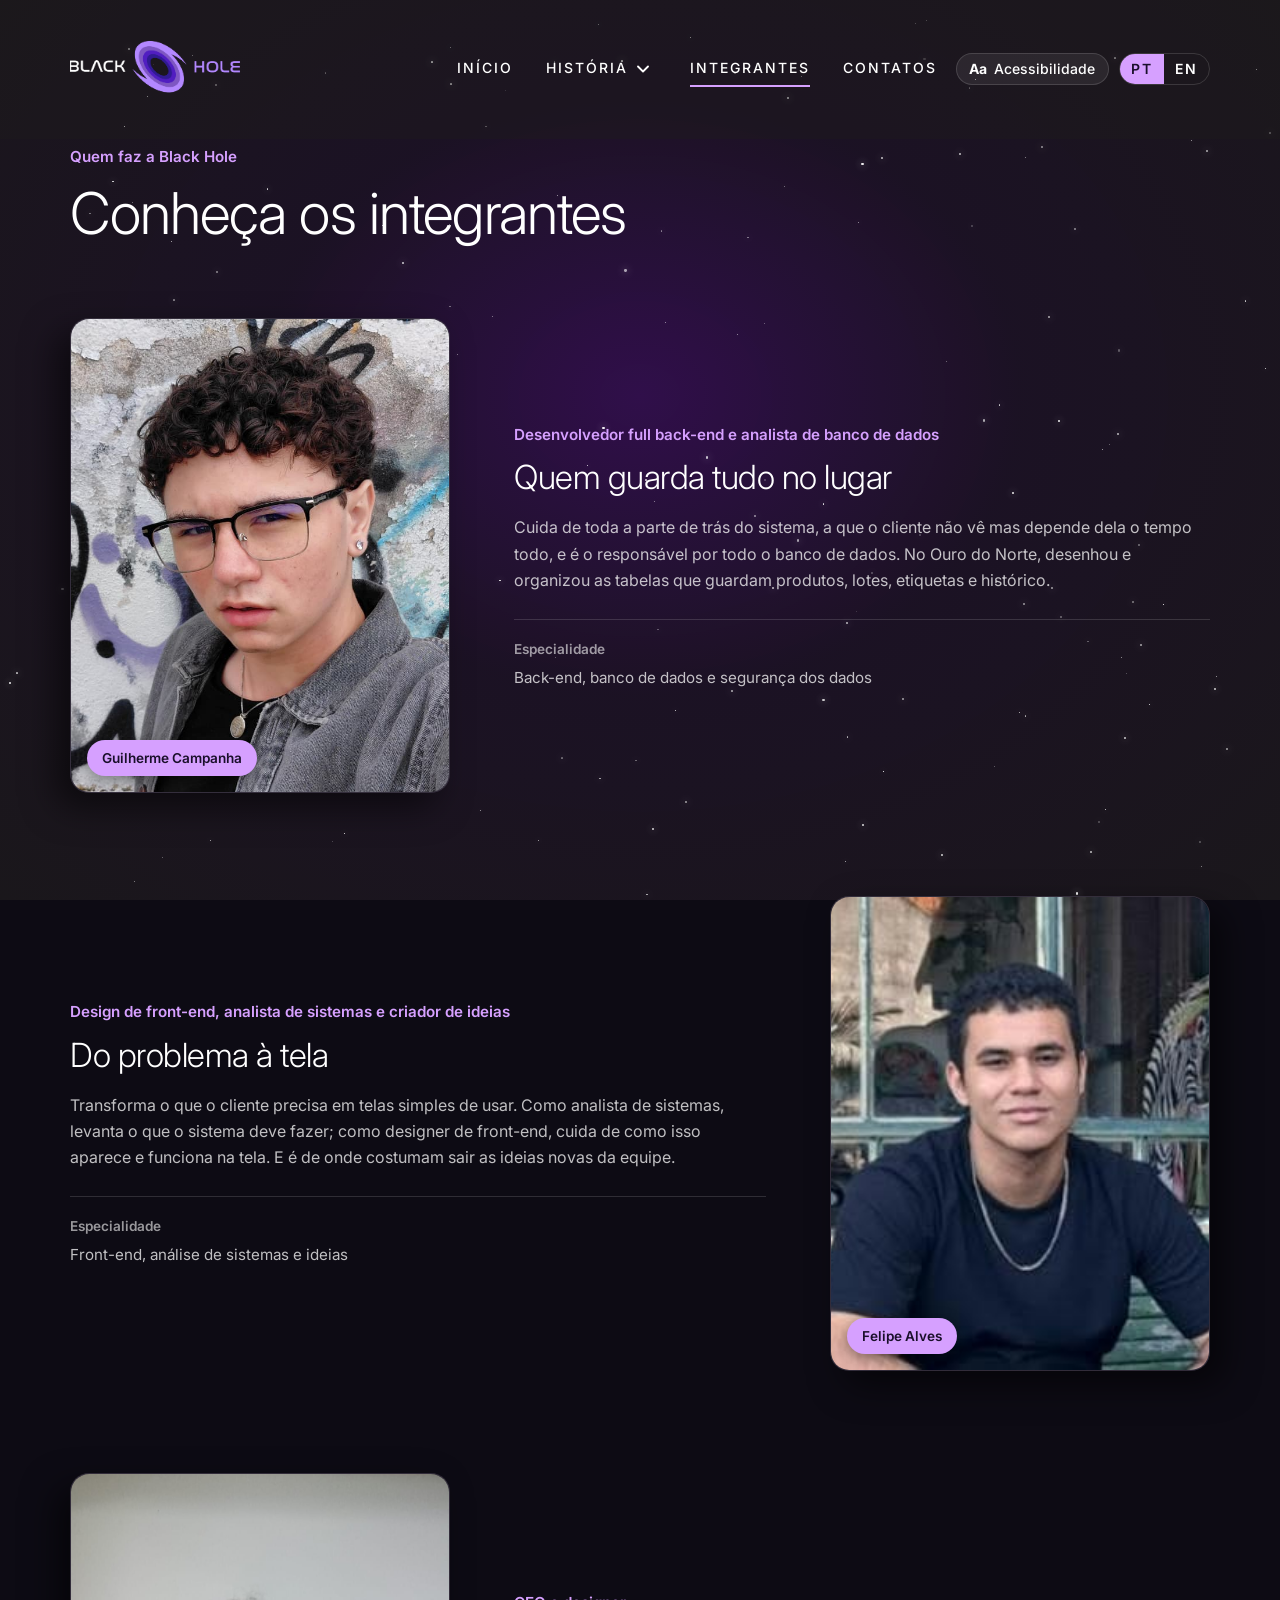
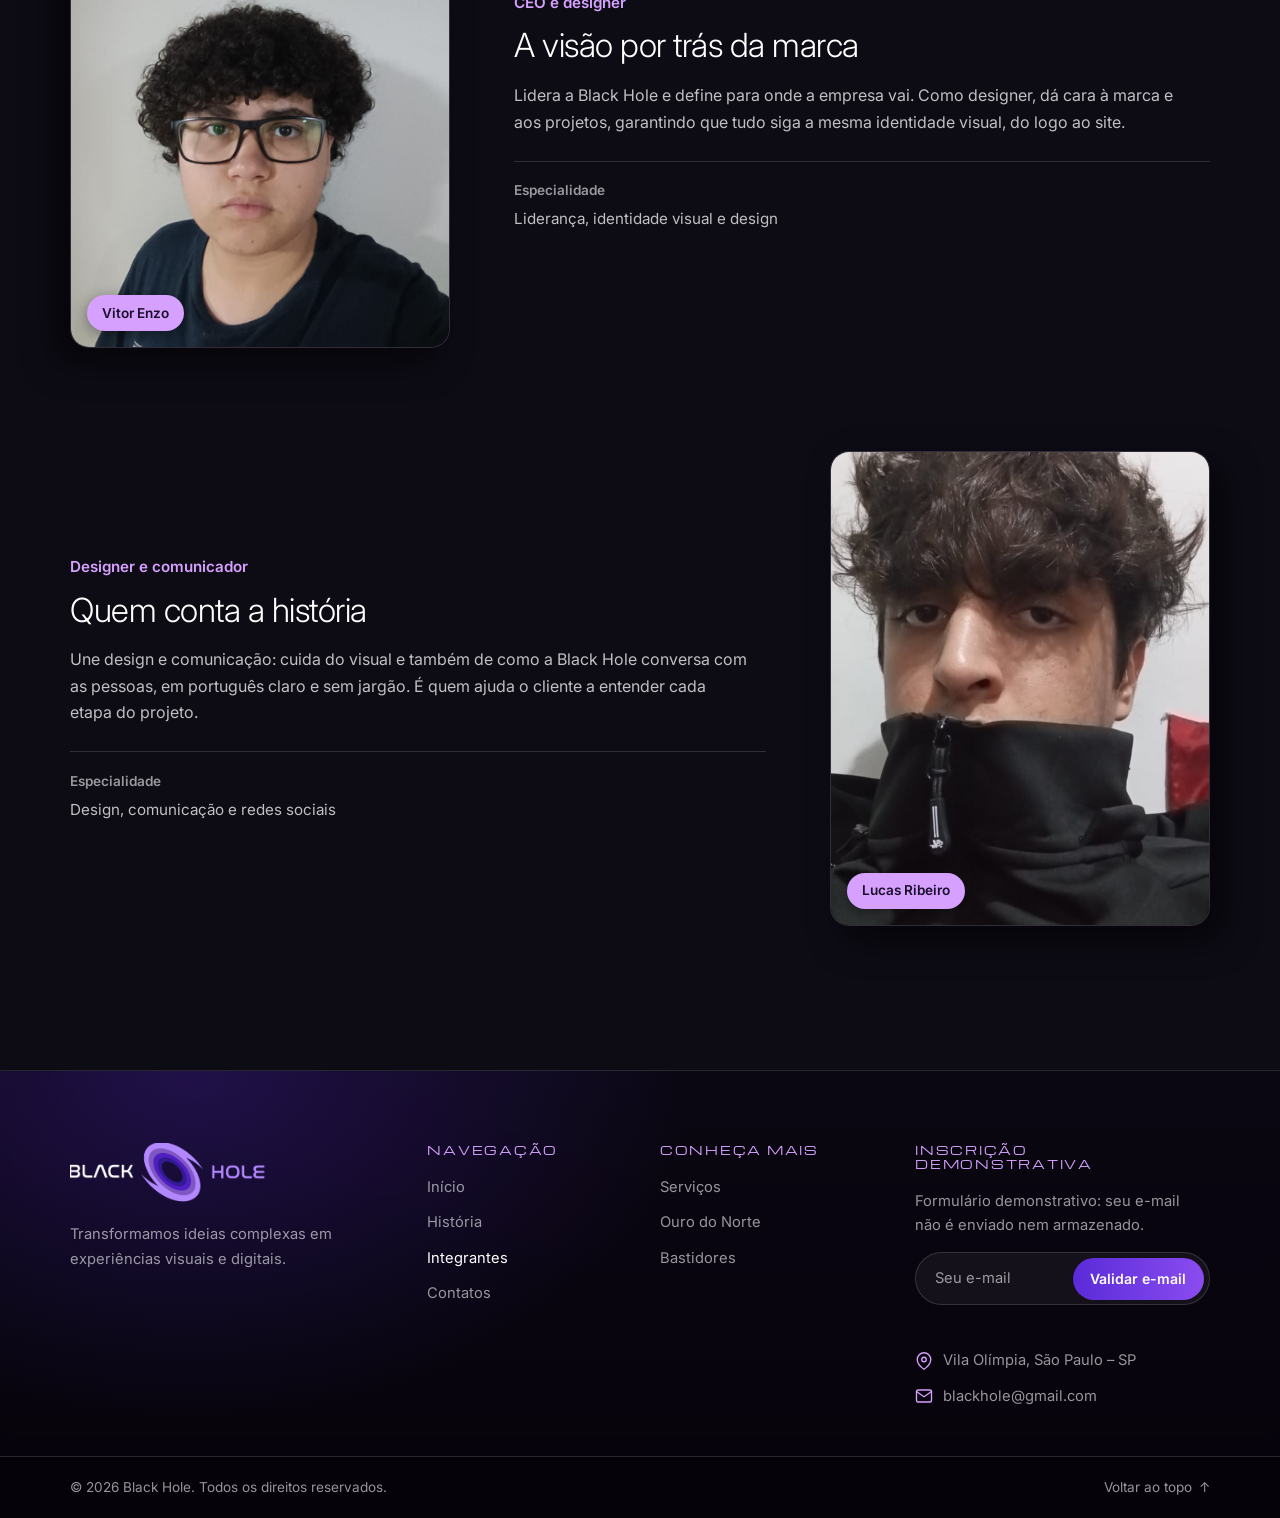
<file: integrantes.html>
<!DOCTYPE html>
<html lang="pt-br">
<head>
    <meta charset="UTF-8">
    <meta name="viewport" content="width=device-width, initial-scale=1.0">
    <title data-i18n="title_team">Integrantes — Black Hole</title>
    <meta name="description" data-i18n-content="desc_team" content="Conheça quem faz a Black Hole: Guilherme Campanha, Felipe Alves, Vitor Enzo e Lucas Ribeiro.">
    <link rel="stylesheet" href="./CSS/style.css">
    <link rel="stylesheet" href="./CSS/integrantes.css">
    <link rel="preconnect" href="https://fonts.googleapis.com">
    <link rel="preconnect" href="https://fonts.gstatic.com" crossorigin>
    <link href="https://fonts.googleapis.com/css2?family=Michroma&family=Inter:wght@300;400;500;600;700&display=swap" rel="stylesheet">
    <link rel="icon" type="image/png" href="IMG/favicon.png">
    <link rel="manifest" href="manifest.webmanifest">
    <link rel="apple-touch-icon" href="IMG/pwa/apple-touch-icon.png">
    <meta name="theme-color" content="#0d0b14">
    <meta name="apple-mobile-web-app-capable" content="yes">
    <meta name="apple-mobile-web-app-status-bar-style" content="black-translucent">
    <meta name="apple-mobile-web-app-title" content="Black Hole">
    <!-- Aplica o tamanho de texto/imagem salvo antes da página aparecer -->
    <script src="./JS/acessibilidade.js"></script>
</head>
<body>
    <a class="skip-link" href="#conteudo" data-i18n="skip">Pular para o conteúdo</a>
    <div class="starfield" id="starfield" aria-hidden="true"></div>

    <header class="topbar" id="siteHeader"></header>

    <main id="conteudo">
      <div class="wrap members-section">
        <div class="members-header">
          <p class="eyebrow" data-i18n="team_page_eyebrow">Quem faz a Black Hole</p>
          <h1 data-i18n="team_page_title">Conheça os integrantes</h1>
        </div>
        <div class="members-list">
        <article class="member-row">
          <div class="member-photo" data-ini="GC">
            <img src="IMG/Campnha fotos.png" alt="Foto de Guilherme Campanha" data-i18n-alt="m1_alt">
            <span class="member-badge">Guilherme Campanha</span>
          </div>
          <div class="member-info">
            <p class="member-role" data-i18n="m1_role">Desenvolvedor full back-end e analista de banco de dados</p>
            <h2 data-i18n="m1_title">Quem guarda tudo no lugar</h2>
            <p class="member-desc" data-i18n="m1_desc">Cuida de toda a parte de trás do sistema, a que o cliente não vê mas depende dela o tempo todo, e é o responsável por todo o banco de dados. No Ouro do Norte, desenhou e organizou as tabelas que guardam produtos, lotes, etiquetas e histórico.</p>
            <div class="member-spec">
              <p class="member-spec-label" data-i18n="team_spec">Especialidade</p>
              <p data-i18n="m1_spec">Back-end, banco de dados e segurança dos dados</p>
            </div>
          </div>
        </article>
        <article class="member-row">
          <div class="member-photo" data-ini="FA">
            <img src="IMG/Felipe.png" alt="Foto de Felipe Alves" data-i18n-alt="m2_alt">
            <span class="member-badge">Felipe Alves</span>
          </div>
          <div class="member-info">
            <p class="member-role" data-i18n="m2_role">Design de front-end, analista de sistemas e criador de ideias</p>
            <h2 data-i18n="m2_title">Do problema à tela</h2>
            <p class="member-desc" data-i18n="m2_desc">Transforma o que o cliente precisa em telas simples de usar. Como analista de sistemas, levanta o que o sistema deve fazer; como designer de front-end, cuida de como isso aparece e funciona na tela. E é de onde costumam sair as ideias novas da equipe.</p>
            <div class="member-spec">
              <p class="member-spec-label" data-i18n="team_spec">Especialidade</p>
              <p data-i18n="m2_spec">Front-end, análise de sistemas e ideias</p>
            </div>
          </div>
        </article>
        <article class="member-row">
          <div class="member-photo" data-ini="VE">
            <img src="IMG/Vitor.png" alt="Foto de Vitor Enzo" data-i18n-alt="m3_alt">
            <span class="member-badge">Vitor Enzo</span>
          </div>
          <div class="member-info">
            <p class="member-role" data-i18n="m3_role">CEO e designer</p>
            <h2 data-i18n="m3_title">A visão por trás da marca</h2>
            <p class="member-desc" data-i18n="m3_desc">Lidera a Black Hole e define para onde a empresa vai. Como designer, dá cara à marca e aos projetos, garantindo que tudo siga a mesma identidade visual, do logo ao site.</p>
            <div class="member-spec">
              <p class="member-spec-label" data-i18n="team_spec">Especialidade</p>
              <p data-i18n="m3_spec">Liderança, identidade visual e design</p>
            </div>
          </div>
        </article>
        <article class="member-row">
          <div class="member-photo" data-ini="LR">
            <img src="IMG/Lucas.png" alt="Foto de Lucas Ribeiro" data-i18n-alt="m4_alt">
            <span class="member-badge">Lucas Ribeiro</span>
          </div>
          <div class="member-info">
            <p class="member-role" data-i18n="m4_role">Designer e comunicador</p>
            <h2 data-i18n="m4_title">Quem conta a história</h2>
            <p class="member-desc" data-i18n="m4_desc">Une design e comunicação: cuida do visual e também de como a Black Hole conversa com as pessoas, em português claro e sem jargão. É quem ajuda o cliente a entender cada etapa do projeto.</p>
            <div class="member-spec">
              <p class="member-spec-label" data-i18n="team_spec">Especialidade</p>
              <p data-i18n="m4_spec">Design, comunicação e redes sociais</p>
            </div>
          </div>
        </article>
        </div>
      </div>
    </main>

    <footer class="footer" id="siteFooter"></footer>

    <script src="./JS/config.js"></script>
    <script src="./JS/textos.js"></script>
    <script src="./JS/header.js"></script>
    <script src="./JS/footer.js"></script>
    <script src="./JS/i18n.js"></script>
    <script src="./JS/script.js"></script>
</body>
</html>
</file>
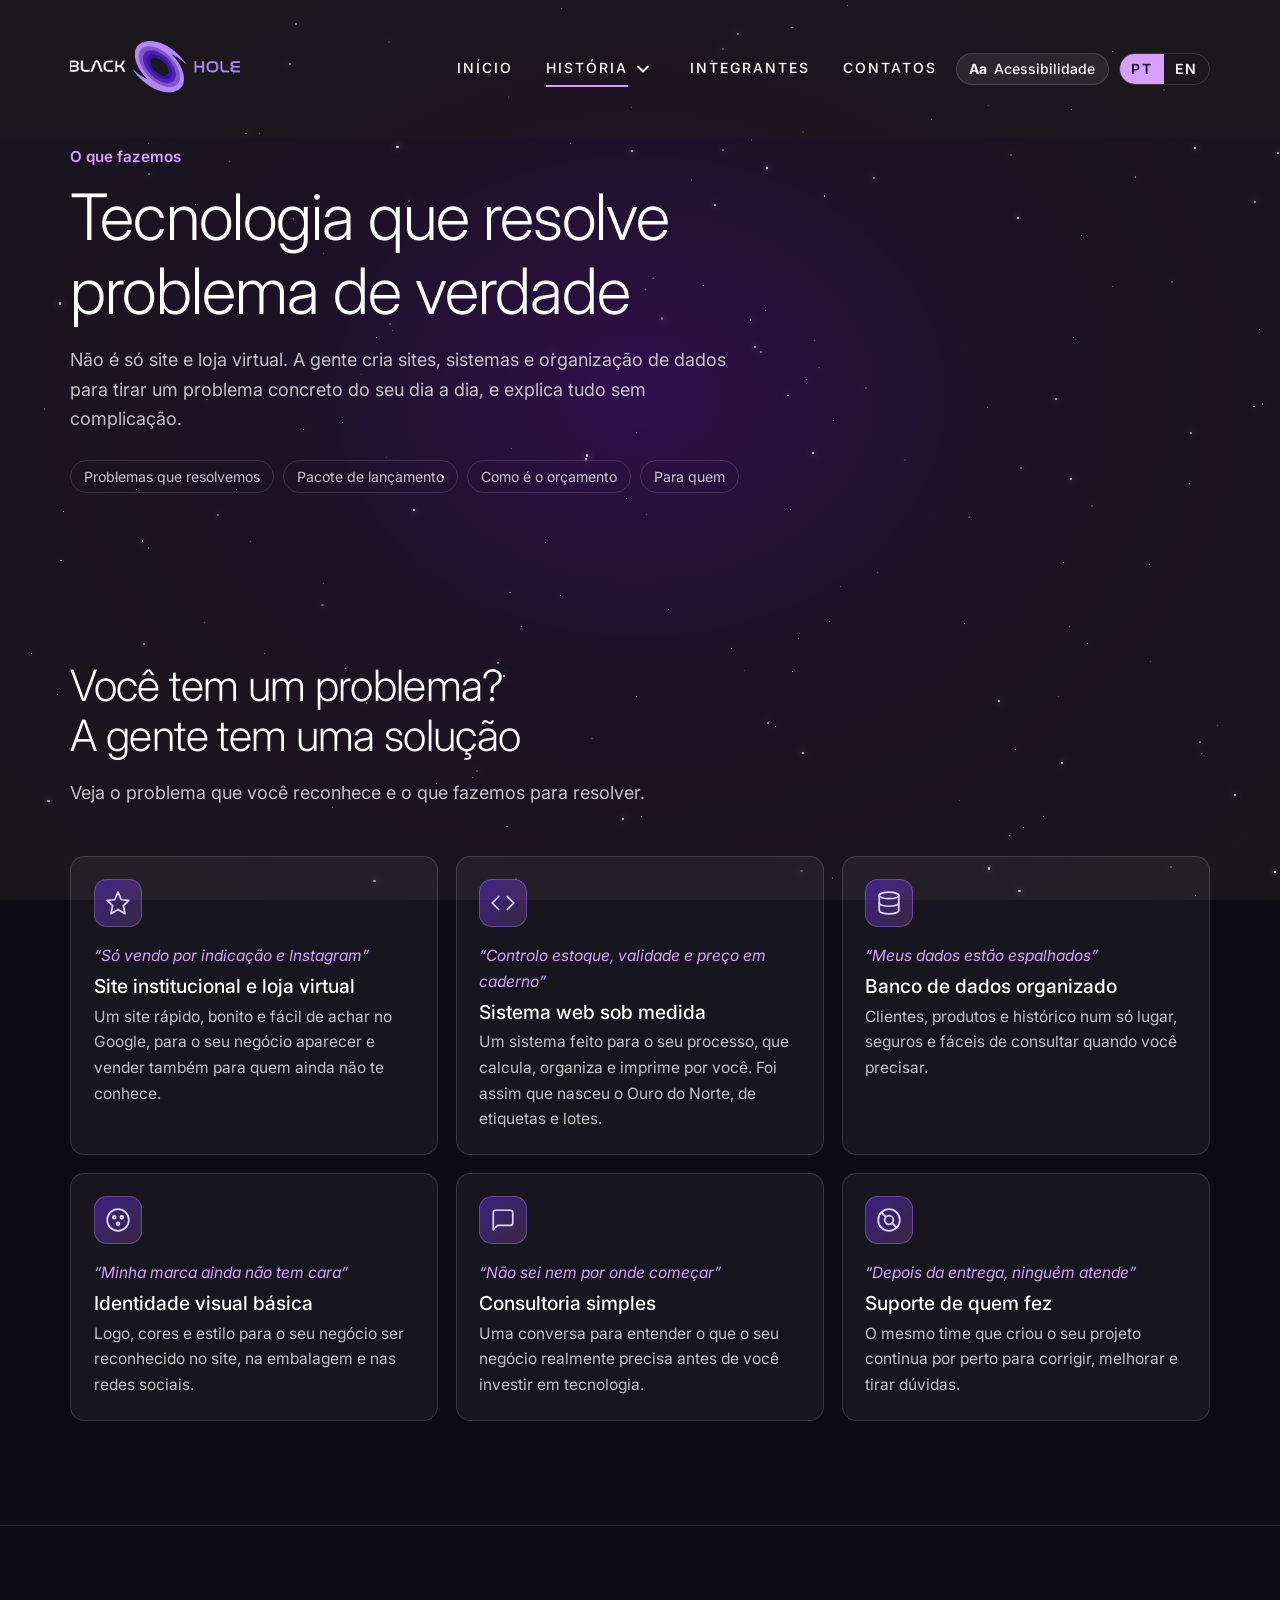
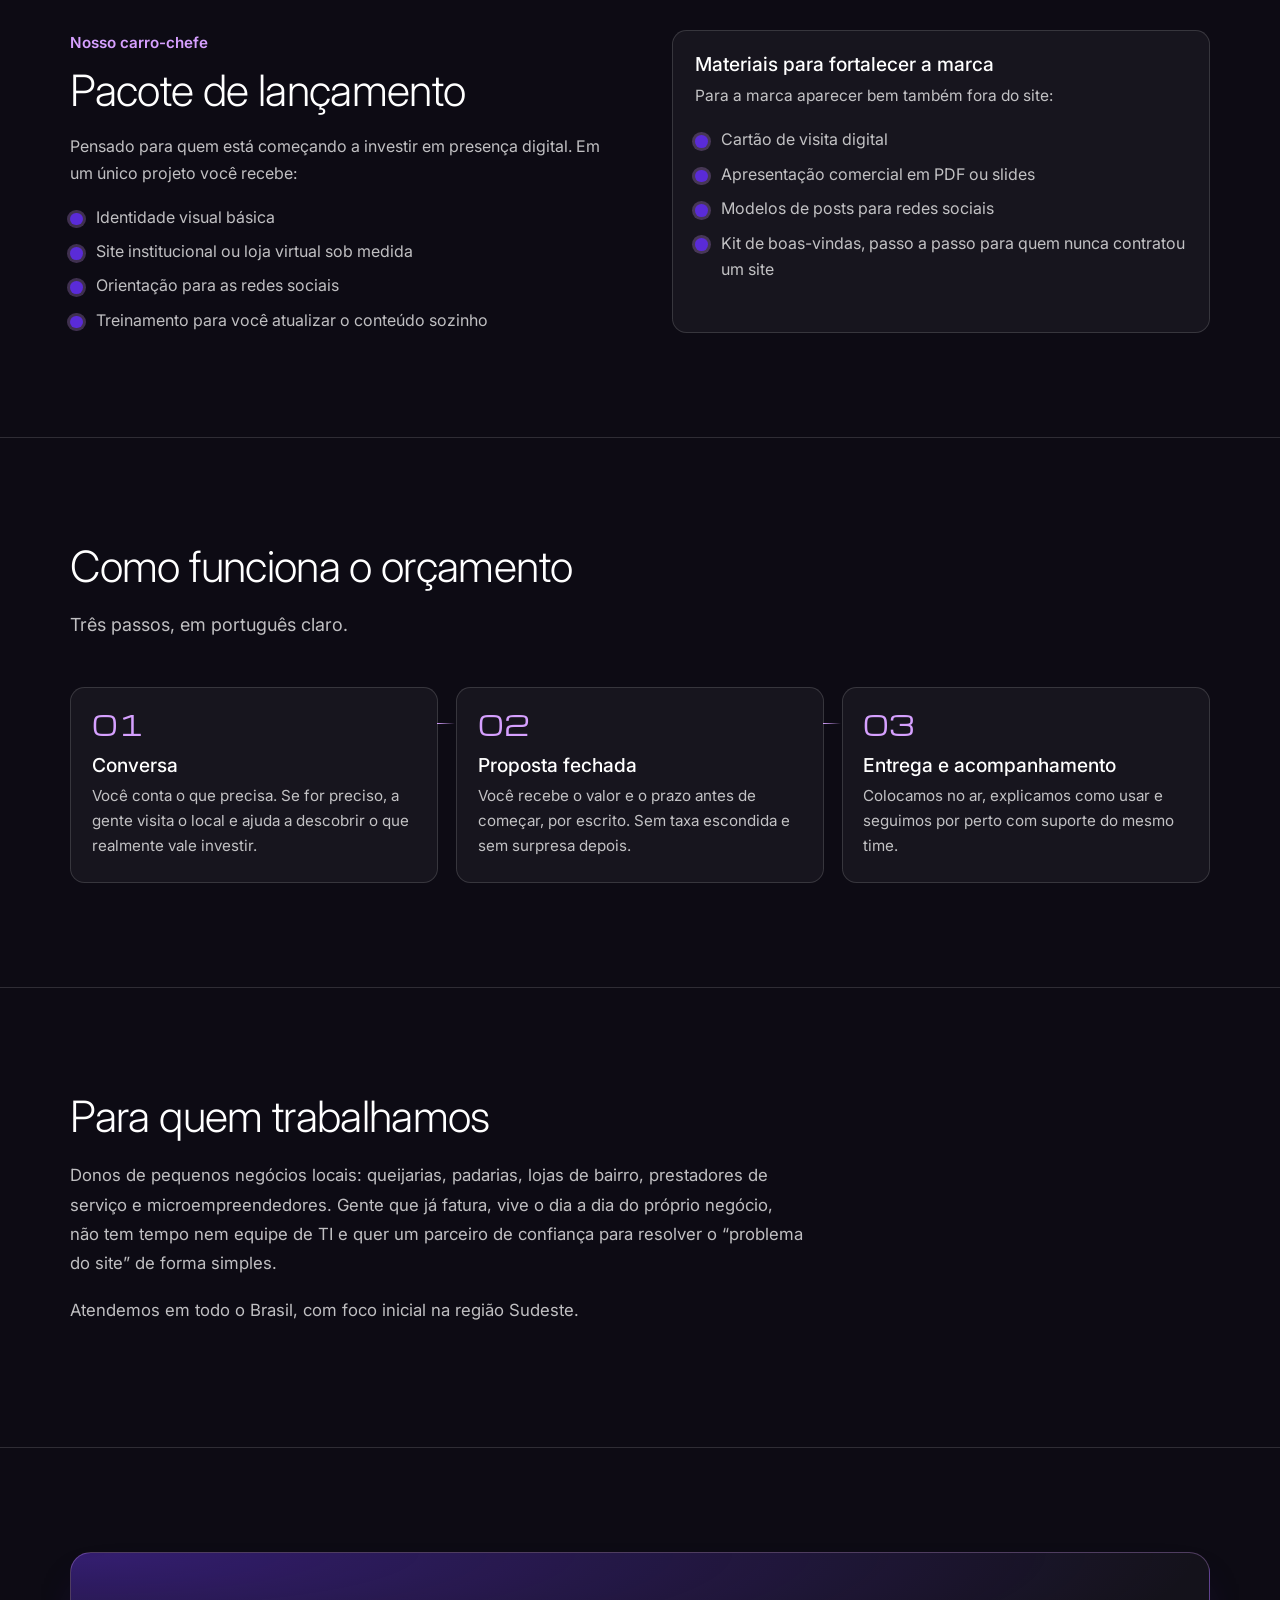
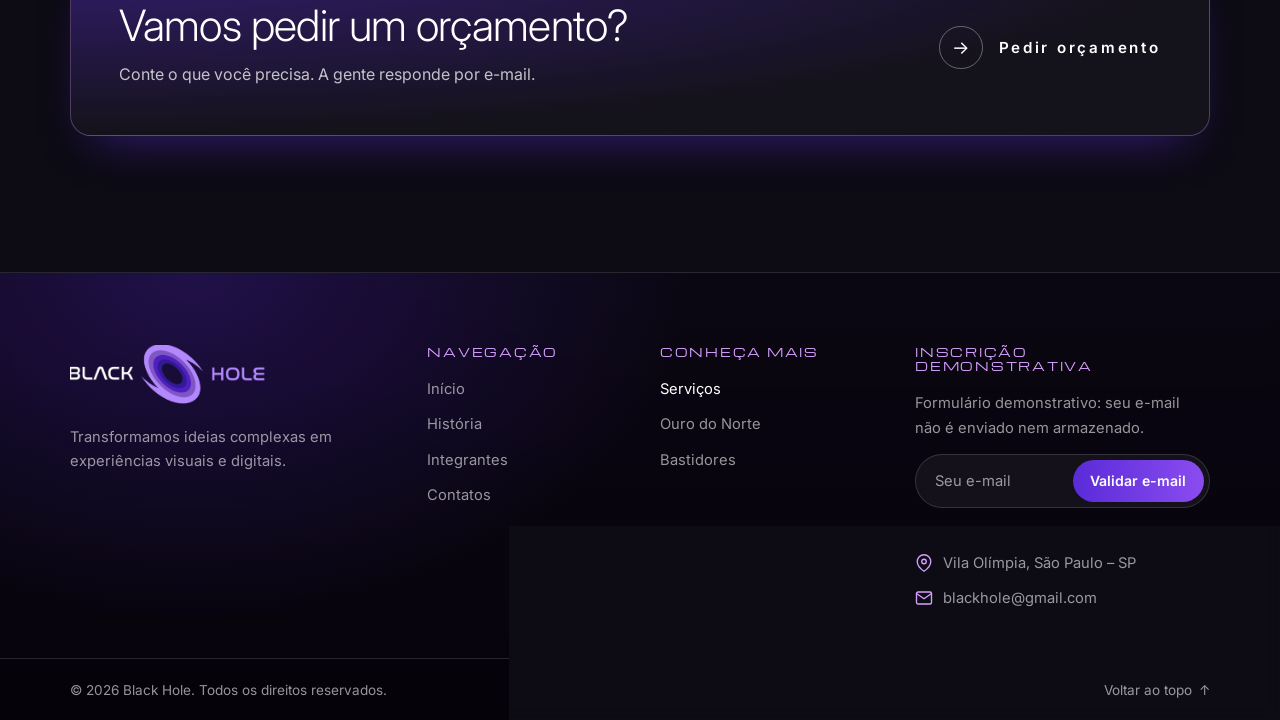
<file: servicos.html>
<!DOCTYPE html>
<html lang="pt-br">
<head>
    <meta charset="UTF-8">
    <meta name="viewport" content="width=device-width, initial-scale=1.0">
    <title data-i18n="title_serv">Serviços — Black Hole</title>
    <meta name="description" data-i18n-content="desc_serv" content="Sites, lojas virtuais, sistemas sob medida, identidade visual básica e suporte: tecnologia para resolver os problemas de pequenos negócios.">
    <link rel="stylesheet" href="./CSS/style.css">
    <link rel="preconnect" href="https://fonts.googleapis.com">
    <link rel="preconnect" href="https://fonts.gstatic.com" crossorigin>
    <link href="https://fonts.googleapis.com/css2?family=Michroma&family=Inter:wght@300;400;500;600;700&display=swap" rel="stylesheet">
    <link rel="icon" type="image/png" href="IMG/favicon.png">
    <link rel="manifest" href="manifest.webmanifest">
    <link rel="apple-touch-icon" href="IMG/pwa/apple-touch-icon.png">
    <meta name="theme-color" content="#0d0b14">
    <meta name="apple-mobile-web-app-capable" content="yes">
    <meta name="apple-mobile-web-app-status-bar-style" content="black-translucent">
    <meta name="apple-mobile-web-app-title" content="Black Hole">
    <!-- Aplica o tamanho de texto/imagem salvo antes da página aparecer -->
    <script src="./JS/acessibilidade.js"></script>
</head>
<body>
    <a class="skip-link" href="#conteudo" data-i18n="skip">Pular para o conteúdo</a>
    <div class="starfield" id="starfield" aria-hidden="true"></div>

    <header class="topbar" id="siteHeader"></header>

    <main id="conteudo">
      <header class="page-hero">
        <div class="wrap">
          <p class="eyebrow" data-i18n="serv_eyebrow">O que fazemos</p>
          <h1 data-i18n="serv_h1">Tecnologia que resolve problema de verdade</h1>
          <p class="lead" data-i18n="serv_lead">Não é só site e loja virtual. A gente cria sites, sistemas e organização de dados para tirar um problema concreto do seu dia a dia, e explica tudo sem complicação.</p>
          <div class="crumbs"><a class="chip" href="#problemas" data-i18n="chip_prob">Problemas que resolvemos</a><a class="chip" href="#pacote" data-i18n="chip_pack">Pacote de lançamento</a><a class="chip" href="#orcamento" data-i18n="chip_budget">Como é o orçamento</a><a class="chip" href="#para-quem" data-i18n="chip_who">Para quem</a></div>
        </div>
      </header>
      <section class="section" id="problemas" aria-labelledby="probTitle">
        <div class="wrap">
          <div class="section-head">
            <h2 id="probTitle" data-i18n="prob_title">Você tem um problema? A gente tem uma solução</h2>
            <p class="lead" data-i18n="prob_lead">Veja o problema que você reconhece e o que fazemos para resolver.</p>
          </div>
          <div class="grid grid-3">
            <article class="card prob"><span class="card-icon" aria-hidden="true"><svg viewBox="0 0 24 24" width="26" height="26" fill="none" stroke="currentColor" stroke-width="1.6" stroke-linecap="round" stroke-linejoin="round" aria-hidden="true" focusable="false"><polygon points="12 2 15 9 22 9.5 17 14.5 18.5 22 12 18 5.5 22 7 14.5 2 9.5 9 9"/></svg></span>
              <p class="prob-q" data-i18n="pr1_q">“Só vendo por indicação e Instagram”</p>
              <h3 data-i18n="pr1_t">Site institucional e loja virtual</h3>
              <p data-i18n="pr1_p">Um site rápido, bonito e fácil de achar no Google, para o seu negócio aparecer e vender também para quem ainda não te conhece.</p></article>
            <article class="card prob"><span class="card-icon" aria-hidden="true"><svg viewBox="0 0 24 24" width="26" height="26" fill="none" stroke="currentColor" stroke-width="1.6" stroke-linecap="round" stroke-linejoin="round" aria-hidden="true" focusable="false"><polyline points="16 18 22 12 16 6"/><polyline points="8 6 2 12 8 18"/></svg></span>
              <p class="prob-q" data-i18n="pr2_q">“Controlo estoque, validade e preço em caderno”</p>
              <h3 data-i18n="pr2_t">Sistema web sob medida</h3>
              <p data-i18n="pr2_p">Um sistema feito para o seu processo, que calcula, organiza e imprime por você. Foi assim que nasceu o Ouro do Norte, de etiquetas e lotes.</p></article>
            <article class="card prob"><span class="card-icon" aria-hidden="true"><svg viewBox="0 0 24 24" width="26" height="26" fill="none" stroke="currentColor" stroke-width="1.6" stroke-linecap="round" stroke-linejoin="round" aria-hidden="true" focusable="false"><ellipse cx="12" cy="5" rx="9" ry="3"/><path d="M21 12c0 1.66-4 3-9 3s-9-1.34-9-3"/><path d="M3 5v14c0 1.66 4 3 9 3s9-1.34 9-3V5"/></svg></span>
              <p class="prob-q" data-i18n="pr3_q">“Meus dados estão espalhados”</p>
              <h3 data-i18n="pr3_t">Banco de dados organizado</h3>
              <p data-i18n="pr3_p">Clientes, produtos e histórico num só lugar, seguros e fáceis de consultar quando você precisar.</p></article>
            <article class="card prob"><span class="card-icon" aria-hidden="true"><svg viewBox="0 0 24 24" width="26" height="26" fill="none" stroke="currentColor" stroke-width="1.6" stroke-linecap="round" stroke-linejoin="round" aria-hidden="true" focusable="false"><circle cx="12" cy="12" r="10"/><circle cx="8.5" cy="9.5" r="1.3"/><circle cx="15.5" cy="9.5" r="1.3"/><circle cx="12" cy="15.5" r="1.3"/></svg></span>
              <p class="prob-q" data-i18n="pr4_q">“Minha marca ainda não tem cara”</p>
              <h3 data-i18n="pr4_t">Identidade visual básica</h3>
              <p data-i18n="pr4_p">Logo, cores e estilo para o seu negócio ser reconhecido no site, na embalagem e nas redes sociais.</p></article>
            <article class="card prob"><span class="card-icon" aria-hidden="true"><svg viewBox="0 0 24 24" width="26" height="26" fill="none" stroke="currentColor" stroke-width="1.6" stroke-linecap="round" stroke-linejoin="round" aria-hidden="true" focusable="false"><path d="M21 15a2 2 0 0 1-2 2H7l-4 4V5a2 2 0 0 1 2-2h14a2 2 0 0 1 2 2z"/></svg></span>
              <p class="prob-q" data-i18n="pr5_q">“Não sei nem por onde começar”</p>
              <h3 data-i18n="pr5_t">Consultoria simples</h3>
              <p data-i18n="pr5_p">Uma conversa para entender o que o seu negócio realmente precisa antes de você investir em tecnologia.</p></article>
            <article class="card prob"><span class="card-icon" aria-hidden="true"><svg viewBox="0 0 24 24" width="26" height="26" fill="none" stroke="currentColor" stroke-width="1.6" stroke-linecap="round" stroke-linejoin="round" aria-hidden="true" focusable="false"><circle cx="12" cy="12" r="10"/><circle cx="12" cy="12" r="4"/><line x1="4.9" y1="4.9" x2="9.2" y2="9.2"/><line x1="14.8" y1="14.8" x2="19.1" y2="19.1"/></svg></span>
              <p class="prob-q" data-i18n="pr6_q">“Depois da entrega, ninguém atende”</p>
              <h3 data-i18n="pr6_t">Suporte de quem fez</h3>
              <p data-i18n="pr6_p">O mesmo time que criou o seu projeto continua por perto para corrigir, melhorar e tirar dúvidas.</p></article>
            </div>
        </div>
      </section>
      <section class="section" id="pacote">
        <div class="wrap split">
          <div>
            <p class="eyebrow" data-i18n="pack_eyebrow">Nosso carro-chefe</p>
            <h2 data-i18n="pack_title">Pacote de lançamento</h2>
            <p data-i18n="pack_p">Pensado para quem está começando a investir em presença digital. Em um único projeto você recebe:</p>
            <ul class="checklist"><li data-i18n="pk1">Identidade visual básica</li><li data-i18n="pk2">Site institucional ou loja virtual sob medida</li><li data-i18n="pk3">Orientação para as redes sociais</li><li data-i18n="pk4">Treinamento para você atualizar o conteúdo sozinho</li></ul>
          </div>
          <div class="card pack-side">
            <h3 data-i18n="mat_title">Materiais para fortalecer a marca</h3>
            <p data-i18n="mat_p">Para a marca aparecer bem também fora do site:</p>
            <ul class="checklist"><li data-i18n="mt1">Cartão de visita digital</li><li data-i18n="mt2">Apresentação comercial em PDF ou slides</li><li data-i18n="mt3">Modelos de posts para redes sociais</li><li data-i18n="mt4">Kit de boas-vindas, passo a passo para quem nunca contratou um site</li></ul>
          </div>
        </div>
      </section>
      <section class="section" id="orcamento">
        <div class="wrap">
          <div class="section-head">
            <h2 data-i18n="bud_title">Como funciona o orçamento</h2>
            <p class="lead" data-i18n="bud_lead">Três passos, em português claro.</p>
          </div>
          <ol class="steps steps-3"><li class="step"><span class="step-n" aria-hidden="true">01</span><h3 data-i18n="bd1_t">Conversa</h3><p data-i18n="bd1_p">Você conta o que precisa. Se for preciso, a gente visita o local e ajuda a descobrir o que realmente vale investir.</p></li><li class="step"><span class="step-n" aria-hidden="true">02</span><h3 data-i18n="bd2_t">Proposta fechada</h3><p data-i18n="bd2_p">Você recebe o valor e o prazo antes de começar, por escrito. Sem taxa escondida e sem surpresa depois.</p></li><li class="step"><span class="step-n" aria-hidden="true">03</span><h3 data-i18n="bd3_t">Entrega e acompanhamento</h3><p data-i18n="bd3_p">Colocamos no ar, explicamos como usar e seguimos por perto com suporte do mesmo time.</p></li></ol>
        </div>
      </section>
      <section class="section" id="para-quem">
        <div class="wrap prose">
          <h2 data-i18n="who_t">Para quem trabalhamos</h2>
          <p data-i18n="who_p1">Donos de pequenos negócios locais: queijarias, padarias, lojas de bairro, prestadores de serviço e microempreendedores. Gente que já fatura, vive o dia a dia do próprio negócio, não tem tempo nem equipe de TI e quer um parceiro de confiança para resolver o “problema do site” de forma simples.</p>
          <p data-i18n="who_p2">Atendemos em todo o Brasil, com foco inicial na região Sudeste.</p>
        </div>
      </section>

      <section class="section" id="cta-serv">
        <div class="wrap cta-band">
          <div>
            <h2 data-i18n="scta_title">Vamos pedir um orçamento?</h2>
            <p data-i18n="scta_p">Conte o que você precisa. A gente responde por e-mail.</p>
          </div>
          <a href="contatos.html?assunto=orcamento" class="cta-button"><span class="arrow-circle" aria-hidden="true">&rarr;</span><span class="cta-text" data-i18n="scta_btn">Pedir orçamento</span></a>
        </div>
      </section>
    </main>

    <footer class="footer" id="siteFooter"></footer>

    <script src="./JS/config.js"></script>
    <script src="./JS/textos.js"></script>
    <script src="./JS/header.js"></script>
    <script src="./JS/footer.js"></script>
    <script src="./JS/i18n.js"></script>
    <script src="./JS/script.js"></script>
</body>
</html>
</file>
<file: CSS/style.css>
/* =========================================================
   BLACK HOLE — estilo geral
   Todos os tamanhos de texto usam rem: o botão de acessibilidade
   muda --text-scale e tudo cresce junto.
   Imagens "ampliáveis" usam a classe .media / .figure e --img-scale.
   ========================================================= */

:root {
  --text-scale: 1;
  --img-scale: 1;

  --bg: #0d0b14;
  --bg-soft: #16111f;
  --ink: #ffffff;
  --ink-dim: rgba(255, 255, 255, 0.74);
  --ink-mute: rgba(255, 255, 255, 0.58);
  --line: rgba(255, 255, 255, 0.14);
  --card: rgba(255, 255, 255, 0.045);
  --lav: #d6a0ff;
  --lav-soft: #e4d2ff;
  --pink: #f28bff;
  --violet: #5a2bd8;

  --gutter: clamp(1.1rem, 5.5vw, 4.5rem);
  --wrap: 72rem;
  --radius: 0.9rem;
}

* { margin: 0; padding: 0; box-sizing: border-box; }

html {
  font-size: calc(100% * var(--text-scale));
  scroll-behavior: smooth;
  scroll-padding-top: 5.5rem;
}

body {
  font-family: "Inter", system-ui, sans-serif;
  font-size: 1rem;
  line-height: 1.65;
  color: var(--ink);
  background-color: var(--bg);
  overflow-x: hidden;
}

/* IMAGENS EM GERAL — NÃO MEXA AQUI: esta regra vale para TODAS as imagens do site.
   Cada imagem grande tem a sua própria regra (veja abaixo) onde você pode mudar o tamanho. */
img { max-width: 100%;  display: block; position: relative; }
a { color: inherit; }

:focus-visible {
  outline: 3px solid var(--pink);
  outline-offset: 3px;
  border-radius: 4px;
}

.skip-link {
  position: fixed; left: 1rem; top: -4rem; z-index: 2000;
  background: #fff; color: #111; padding: 0.7rem 1rem; border-radius: 0.5rem;
  font-weight: 600; text-decoration: none;
}
.skip-link:focus { top: 1rem; }

/* ---------- Fundo espacial ---------- */
.starfield {
  position: fixed; inset: 0; z-index: -3; overflow: hidden; pointer-events: none;
  background: radial-gradient(ellipse at 50% 44%, #391058ce 0%, #1d1325ef 42%, #1a171b 100%);
}
.star {
  position: absolute; display: block; border-radius: 50%; background: #fff;
  box-shadow: 0 0 7px rgba(244, 244, 245, 0.9);
  animation: twinkle var(--duration, 6s) ease-in-out infinite alternate;
}
@keyframes twinkle {
  from { opacity: 0.6; transform: scale(0.1); }
  to   { opacity: 1;   transform: scale(1.3); }
}

/* ---------- Cabeçalho ----------
   O cabeçalho cresce só até 130% com o zoom de texto,
   para os botões continuarem cabendo na tela. */
.topbar {
  --h: min(var(--text-scale), 1.3);
  position: fixed; z-index: 1000; top: 0; left: 0; width: 100%;
  padding: 1.1rem var(--gutter);
  padding-block: calc(1.1rem * var(--h) / var(--text-scale));
  display: flex; align-items: center; gap: 1.2rem;
  background: rgba(31, 29, 29, 0.4);
  border-bottom: 1px solid transparent;
  transition: background-color .4s ease, border-color .4s ease, padding .4s ease;
}
.topbar.scrolled {
  background: rgba(7, 4, 12, 0.82);
  -webkit-backdrop-filter: blur(16px); backdrop-filter: blur(16px);
  border-bottom-color: var(--line);
  padding-block: calc(0.7rem * var(--h) / var(--text-scale));
}
.topbar, .topbar * { font-size: calc(14px * var(--h)); }

.wordmark {
  display: inline-flex; flex: 0 0 auto; align-items: center;
  text-decoration: none;
}
.wordmark img {
  display: block; width: auto; height: clamp(5rem, 8vw, 7rem);
  max-width: 16rem; object-fit: contain;
}

.topbar-nav {
  display: flex; align-items: center; gap: clamp(1rem, 2.6vw, 2.6rem);
  margin-left: auto;
}
.topbar-nav a {
  color: #fff; text-decoration: none; font-weight: 500; letter-spacing: 0.14em;
  white-space: nowrap; padding-block: 0.4em; border-bottom: 2px solid transparent;
  transition: color .25s ease, border-color .25s ease;
}
.topbar-nav a:hover { color: var(--pink); }
.topbar-nav a[aria-current="page"] { border-bottom-color: var(--lav); }

.topbar-tools { display: flex; align-items: center; gap: 0.6rem; }

.tool-btn, .lang button, .menu-toggle, .stepper button, .btn-ghost {
  font-family: inherit; cursor: pointer; color: #fff;
}
.tool-btn {
  display: inline-flex; align-items: center; gap: 0.5em;
  background: rgba(255,255,255,0.07); border: 1px solid var(--line);
  border-radius: 999px; padding: 0.45em 0.9em; font-weight: 500;
  transition: border-color .25s, background .25s;
}
.tool-btn:hover, .tool-btn[aria-expanded="true"] { border-color: var(--lav); background: rgba(214,160,255,.12); }
.tool-btn .aa { font-weight: 700; letter-spacing: 0; }

.lang { display: inline-flex; border: 1px solid var(--line); border-radius: 999px; overflow: hidden; }
.lang button {
  background: transparent; border: 0; padding: 0.45em 0.85em; font-weight: 600; letter-spacing: 0.08em;
}
.lang button[aria-pressed="true"] { background: var(--lav); color: #1a0f2b; }
.lang button:not([aria-pressed="true"]):hover { background: rgba(255,255,255,.1); }

.menu-toggle { display: none; background: transparent; border: 1px solid var(--line); border-radius: 0.5rem; padding: 0.3em 0.6em; font-size: calc(20px * var(--h)); }

/* Painel de acessibilidade */
.a11y { position: relative; }
.a11y-panel {
  position: absolute; right: 0; top: calc(100% + 0.7rem); width: 21rem; max-width: calc(100vw - 2rem);
  background: rgba(12, 8, 20, 0.97); border: 1px solid var(--line); border-radius: var(--radius);
  padding: 1.1rem; box-shadow: 0 18px 50px rgba(0,0,0,.55);
}
.a11y-panel[hidden] { display: none; }
.panel-title { font-weight: 600; margin-bottom: 0.9rem; color: var(--lav-soft); }
.a11y-row { display: flex; align-items: center; justify-content: space-between; gap: 0.8rem; padding-block: 0.6rem; border-top: 1px solid var(--line); }
.stepper { display: inline-flex; align-items: center; gap: 0.4rem; }
.stepper button {
  min-width: 2.6em; height: 2.6em; background: rgba(255,255,255,.08); border: 1px solid var(--line);
  border-radius: 0.55rem; font-weight: 700;
}
.stepper button:hover:not(:disabled) { border-color: var(--lav); background: rgba(214,160,255,.14); }
.stepper button:disabled { opacity: .35; cursor: not-allowed; }
.stepper output { min-width: 3.6em; text-align: center; font-variant-numeric: tabular-nums; }
.btn-ghost {
  margin-top: 0.4rem; width: 100%; background: transparent; border: 1px dashed var(--line);
  border-radius: 0.55rem; padding: 0.6em;
}
.btn-ghost:hover { border-color: var(--lav); }

/* ---------- Estrutura de página ---------- */
.wrap { width: min(100% - 2 * var(--gutter), var(--wrap)); margin-inline: auto; }
.section { padding-block: clamp(3.5rem, 9vw, 6.5rem); }
.section + .section { border-top: 1px solid var(--line); }

.eyebrow { color: var(--lav); font-weight: 600; font-size: 0.95rem; margin-bottom: 0.7rem; }
h1, h2, h3 { font-weight: 300; line-height: 1.15; letter-spacing: -0.015em; text-wrap: balance; }
h2 { font-size: clamp(1.8rem, 3.6vw, 2.7rem); margin-bottom: 1.1rem; max-width: 26ch; }
h3 { font-size: 1.2rem; font-weight: 500; letter-spacing: 0; margin-bottom: 0.45rem; }
.lead { font-size: 1.125rem; color: var(--ink-dim); max-width: 62ch; }
p { max-width: 68ch; color: var(--ink-dim); }
.section-head { margin-bottom: clamp(1.8rem, 4vw, 3rem); }

.grid { display: grid; gap: 1.1rem; grid-template-columns: repeat(auto-fit, minmax(min(100%, 16.5rem), 1fr)); }
.card {
  background: var(--card); border: 1px solid var(--line); border-radius: var(--radius); padding: 1.4rem;
  transition: border-color .3s, background .3s;
}
.card:hover { border-color: rgba(214,160,255,.5); background: rgba(214,160,255,.06); }
.card p { font-size: 0.97rem; }

/* ---------- Botão principal (CTA) ---------- */
.cta-button { display: inline-flex; align-items: center; gap: 1rem; text-decoration: none; margin-top: 0.4rem; width: fit-content; transition: opacity .3s; }
.cta-button:hover { opacity: .85; }
.arrow-circle {
  width: 2.7rem; height: 2.7rem; border: 1px solid rgba(255,255,255,.35); border-radius: 50%;
  display: flex; align-items: center; justify-content: center; font-size: 1.15rem; flex: none;
  transition: border-color .3s, transform .3s;
}
.cta-button:hover .arrow-circle { border-color: var(--lav); transform: translateX(3px); }
.cta-text { font-size: 0.95rem; font-weight: 600; letter-spacing: 0.18em; }
.cta-row { display: flex; flex-wrap: wrap; gap: 1.6rem 2.2rem; margin-top: 1.4rem; }

/* ---------- Hero (início) ---------- */
.hero-section { overflow: clip; min-height: 100vh; display: flex; align-items: center; padding: 7rem var(--gutter) 4rem; }
.hero-inner { width: min(100%, 78rem); margin-inline: auto; display: grid; grid-template-columns: minmax(0, 30rem) 1fr; align-items: center; gap: 2rem; }
.hero-content { display: flex; flex-direction: column; gap: 1.5rem; }
.hero-content h1 { font-size: clamp(2.6rem, 5.2vw, 4.2rem); line-height: 1.08; color: #fff; }
.hero-content h1 span { color: var(--lav-soft); font-weight: 400; display: block; margin-left: 2.5rem; }
.hero-content p { font-size: 1.05rem; margin-left: 0.6rem; }
.hero-art { position: relative; display: grid; place-items: center; min-height: 20rem; }
/* >>> BURACO NEGRO DA PÁGINA INICIAL — para mudar ESTA imagem, mexa só aqui <<<
   --tamanho: largura da imagem | --mover-x: negativo = esquerda, positivo = direita | --mover-y: negativo = sobe, positivo = desce */
.hero-art img {
  --tamanho: 30rem; --mover-x: 0px; --mover-y: 0px;
  width: min(100%, var(--tamanho)); height: auto;
  translate: var(--mover-x) var(--mover-y);
  filter: drop-shadow(0 0 60px rgba(150, 80, 255, .45)); animation: float 9s ease-in-out infinite;
}
.hero-art::before, .hero-art::after {
  content: ""; position: absolute; inset: 8% 2%; border: 1px solid rgba(214,160,255,.18); border-radius: 50%; transform: rotate(-18deg);
}
.hero-art::after { inset: -4% -8%; border-color: rgba(214,160,255,.09); }
@keyframes float { 0%,100% { transform: translateY(0) } 50% { transform: translateY(-14px) } }

/* ---------- Faixa com o vídeo do buraco negro ---------- */
.video-band { position: relative; min-height: clamp(24rem, 68vh, 38rem); display: flex; align-items: flex-end; overflow: hidden; border-block: 1px solid var(--line); }
.video-band video { position: absolute; inset: 0; width: 100%; height: 100%; object-fit: cover; object-position: 70% 50%; z-index: 0; }
.video-band::after { content: ""; position: absolute; inset: 0; z-index: 1; background: linear-gradient(90deg, rgba(8,5,14,.88) 0%, rgba(8,5,14,.45) 55%, rgba(8,5,14,.1) 100%); }
.video-band .wrap { position: relative; z-index: 2; padding-block: clamp(2rem, 6vw, 4rem); }
.video-band h2 { font-size: clamp(1.9rem, 4.4vw, 3.4rem); max-width: 18ch; margin-bottom: 0.8rem; }
.video-band p { max-width: 44ch; }
.video-toggle {
  position: absolute; z-index: 3; right: var(--gutter); bottom: 1.4rem; display: inline-flex; align-items: center; gap: 0.5rem;
  background: rgba(10,6,16,.7); color: #fff; border: 1px solid var(--line); border-radius: 999px; padding: 0.5em 1em;
  font: inherit; font-size: 0.9rem; cursor: pointer;
}
.video-toggle:hover { border-color: var(--lav); }

/* ---------- Projeto em destaque ---------- */
.project { display: grid; gap: 2rem; grid-template-columns: minmax(0, 1.2fr) minmax(0, 1fr); align-items: start; }
.stats { display: grid; grid-template-columns: 1fr 1fr; gap: 0; border: 1px solid var(--line); border-radius: var(--radius); overflow: hidden; }
.stat { padding: 1.4rem 1.2rem; border: 0 solid var(--line); }
.stat:nth-child(odd) { border-right-width: 1px; }
.stat:nth-child(-n+2) { border-bottom-width: 1px; }
.stat b { display: block; font-family: "Michroma", sans-serif; font-weight: 400; font-size: 2.1rem; color: var(--lav); line-height: 1.1; }
.stat span { font-size: 0.92rem; color: var(--ink-dim); }

/* ---------- Equipe / contato (campos para preencher) ---------- */
.placeholder { border-style: dashed; }
.person-avatar { width: 3.2rem; height: 3.2rem; border-radius: 50%; background: rgba(214,160,255,.14); border: 1px solid var(--line); margin-bottom: 0.9rem; }
.contact-line { font-size: 1.15rem; margin-top: 0.4rem; }
.contact-line a { color: var(--lav-soft); }

/* ---------- Cabeçalho das páginas internas ---------- */
.page-hero { padding: 9rem 0 clamp(2.5rem, 6vw, 4rem); }
.page-hero h1 { font-size: clamp(2.4rem, 5.4vw, 4rem); margin-bottom: 1.1rem; }
.crumbs { margin-top: 1.6rem; display: flex; flex-wrap: wrap; gap: 0.6rem; }
.chip { display: inline-block; border: 1px solid var(--line); border-radius: 999px; padding: 0.3em 0.9em; font-size: 0.88rem; color: var(--ink-dim); text-decoration: none; }
a.chip:hover { border-color: var(--lav); color: #fff; }

/* ---------- Imagens e figuras (controladas por --img-scale) ---------- */
.figure { margin: 0; }
.figure + .figure { margin-top: 2rem; }
.zoom-open {
  display: block; width: min(100%, calc(560px * var(--img-scale))); margin-inline: auto; padding: 0; cursor: zoom-in;
  background: #fff; border: 1px solid var(--line); border-radius: var(--radius); overflow: hidden; position: relative;
}
.zoom-open.small { width: min(100%, calc(480px * var(--img-scale))); }
.zoom-open.wide  { width: min(100%, calc(760px * var(--img-scale))); }
.zoom-open img { width: 100%; height: auto; padding: 0.6rem; }
.label-preview {
  width: min(100%, calc(560px * var(--img-scale)));
  aspect-ratio: 2 / 3;
  background: transparent;
  border: 0;
  border-radius: 0;
}
.label-preview img { width: 100%; height: 100%; padding: 0; object-fit: cover; object-position: center; }
.zoom-open::after {
  content: attr(data-hint); position: absolute; right: 0.6rem; bottom: 0.6rem; background: rgba(13,11,20,.88); color: #fff;
  font-size: 0.8rem; padding: 0.25em 0.7em; border-radius: 999px; opacity: 0; transition: opacity .2s;
}
.zoom-open:hover::after, .zoom-open:focus-visible::after { opacity: 1; }
.figure figcaption { margin-top: 0.7rem; font-size: 0.9rem; color: var(--ink-mute); text-align: center; width: min(100%, calc(560px * var(--img-scale))); margin-inline: auto; }

/* Lightbox */
dialog.lightbox { border: 0; padding: 0; background: rgba(5, 3, 9, 0.97); color: #fff; width: 100vw; max-width: 100vw; height: 100vh; max-height: 100vh; }
dialog.lightbox::backdrop { background: #000; }
.lb-bar { position: sticky; top: 0; z-index: 2; display: flex; flex-wrap: wrap; gap: 0.8rem; align-items: center; justify-content: space-between; padding: 0.8rem 1rem; background: rgba(13,11,20,.95); border-bottom: 1px solid var(--line); }
.lb-bar, .lb-bar * { font-size: 15px; }
.lb-title { max-width: 50ch; color: var(--ink-dim); }
.lb-stage { overflow: auto; height: calc(100vh - 4.2rem); padding: 1rem; display: grid; place-items: start center; }
.lb-stage img { background: #fff; border-radius: 0.5rem; max-width: none; height: auto; }

/* Linha do tempo (como fizemos) */
.timeline { list-style: none; position: relative; margin-left: 1.2rem; padding-left: 2.2rem; border-left: 1px solid var(--line); }
.timeline > li { position: relative; padding-bottom: clamp(2.2rem, 5vw, 3.4rem); }
.timeline > li:last-child { padding-bottom: 0; }
.timeline > li::before {
  content: attr(data-step); position: absolute; left: calc(-2.2rem - 1.2rem - 1px + 0rem); top: -0.1rem;
  width: 2.4rem; height: 2.4rem; display: grid; place-items: center; border-radius: 50%;
  background: var(--bg); border: 1px solid var(--lav); color: var(--lav); font-family: "Michroma", sans-serif; font-size: 0.8rem;
  transform: translateX(0);
}
.timeline h3 { font-size: 1.35rem; }
.timeline .figure { margin-top: 1.3rem; }
.tags { display: flex; flex-wrap: wrap; gap: 0.5rem; margin-top: 1rem; list-style: none; }
.tags li { border: 1px solid var(--line); border-radius: 0.5rem; padding: 0.3em 0.75em; font-size: 0.9rem; color: var(--ink-dim); }
.tags li b { color: var(--lav); font-weight: 600; margin-right: 0.4em; }

/* Etiqueta de exemplo (cresce junto com --img-scale) */
.split { display: grid; gap: clamp(1.8rem, 5vw, 4rem); grid-template-columns: minmax(0, 1fr) minmax(0, 1fr); align-items: center; }
.label-card {
  --u: min(calc(15px * var(--img-scale)), 5.2vw);
  font-size: var(--u); width: min(100%, 25em); margin-inline: auto; background: #fff; color: #17121f; border-radius: 0.8em; padding: 1.1em 1.2em;
  box-shadow: 0 0 0 1px rgba(0,0,0,.1), 0 20px 60px rgba(90, 43, 216, .35); line-height: 1.35;
}
.label-card * { font-size: 1em; color: inherit; max-width: none; }
.label-top { display: flex; justify-content: space-between; align-items: baseline; gap: 1em; border-bottom: 2px solid #17121f; padding-bottom: 0.5em; margin-bottom: 0.7em; }
.label-top strong { font-size: 1.35em; font-weight: 700; }
.label-top small { font-size: 0.8em; color: #5b5568; }
.label-card dl { display: grid; grid-template-columns: auto minmax(0, 1fr); gap: 0.35em 1em; }
.label-card dt { color: #5b5568; }
.label-card dd { overflow-wrap: anywhere; text-align: right; font-weight: 600; font-variant-numeric: tabular-nums; }
.label-total { margin-top: 0.8em; padding-top: 0.6em; border-top: 2px dashed #17121f; display: flex; justify-content: space-between; align-items: baseline; }
.label-total strong { font-size: 1.7em; }
.label-note { text-align: center; margin: 0.9rem auto 0; font-size: 0.88rem; color: var(--ink-mute); }
.checklist { list-style: none; margin-top: 1.1rem; display: grid; gap: 0.5rem; }
.checklist li { padding-left: 1.6rem; position: relative; color: var(--ink-dim); }
.checklist li::before { content: ""; position: absolute; left: 0; top: 0.55em; width: 0.8rem; height: 0.8rem; border-radius: 50%; background: var(--violet); box-shadow: 0 0 0 3px rgba(214,160,255,.25); }

/* Cartões numerados de funcionalidade */
.rf { font-family: "Michroma", sans-serif; font-size: 0.75rem; color: var(--lav); display: block; margin-bottom: 0.7rem; letter-spacing: 0.1em; }

/* ---------- Banco de dados ---------- */
.entity h3 { margin-bottom: 0.1rem; }
.entity .code { font-family: ui-monospace, "SFMono-Regular", Menlo, Consolas, monospace; font-size: 0.82rem; color: var(--lav); }
.entity p { margin-block: 0.6rem 0.9rem; }
.attrs { list-style: none; border-top: 1px solid var(--line); }
.attrs li { display: flex; align-items: center; justify-content: space-between; gap: 0.6rem; padding: 0.4rem 0; border-bottom: 1px solid var(--line); font-family: ui-monospace, "SFMono-Regular", Menlo, Consolas, monospace; font-size: 0.85rem; color: var(--ink-dim); overflow-wrap: anywhere; }
.badge { font-family: "Inter", sans-serif; font-size: 0.72rem; font-weight: 700; padding: 0.15em 0.6em; border-radius: 999px; flex: none; }
.badge.pk { background: var(--lav); color: #1a0f2b; }
.badge.fk { border: 1px solid var(--pink); color: var(--pink); }

.rel-list { list-style: none; border: 1px solid var(--line); border-radius: var(--radius); overflow: hidden; }
.rel-list li { display: grid; grid-template-columns: minmax(8rem, 0.8fr) minmax(0, 3fr) auto; gap: 1rem; align-items: center; padding: 1rem 1.2rem; border-bottom: 1px solid var(--line); }
.rel-list li:last-child { border-bottom: 0; }
.rel-list b { font-weight: 600; }
.rel-list .card-n { font-family: "Michroma", sans-serif; font-size: 0.75rem; color: var(--lav); border: 1px solid var(--line); border-radius: 999px; padding: 0.3em 0.8em; white-space: nowrap; }

/* ---------- Rodapé (montado pelo JS/footer.js, igual em todas as páginas) ---------- */
.sr-only { position: absolute; width: 1px; height: 1px; overflow: hidden; clip: rect(0 0 0 0); white-space: nowrap; }

.footer {
  position: relative; margin-top: 2rem; overflow: clip;
  border-top: 1px solid var(--line);
  background:
    radial-gradient(ellipse 60% 120% at 15% 0%, rgba(90, 43, 216, .28), transparent 65%),
    linear-gradient(180deg, rgba(10, 6, 18, .78), rgba(6, 3, 11, .94));
  -webkit-backdrop-filter: blur(6px); backdrop-filter: blur(6px);
}
/* fio de luz roxo no topo */
.footer::before {
  content: ""; position: absolute; top: -1px; left: 50%; translate: -50% 0; width: min(46rem, 80%); height: 1px;
  background: linear-gradient(90deg, transparent, var(--lav), transparent);
}
.footer p, .footer a, .footer li { font-size: 0.92rem; color: var(--ink-mute); }
.footer a { text-decoration: none; transition: color .25s ease; }
.footer a:hover { color: #fff; }

.footer-grid {
  display: grid; gap: clamp(2rem, 4vw, 3.5rem);
  grid-template-columns: minmax(0, 1.35fr) minmax(0, .8fr) minmax(0, .9fr) minmax(0, 1.3fr);
  padding-block: clamp(3rem, 6vw, 4.5rem) clamp(2rem, 4vw, 3rem);
}
.footer-logo { display: block; width: fit-content; margin-bottom: 1rem; }
.footer-logo img {
  width: 13rem; max-width: 100%; aspect-ratio: 1821 / 557; object-fit: cover; object-position: left center;
}
.footer-brand p { max-width: 30ch; margin-bottom: 1.3rem; }

.social { display: flex; flex-wrap: wrap; gap: 0.6rem; }
.social-link {
  width: 2.5rem; height: 2.5rem; display: grid; place-items: center; border-radius: 50%;
  border: 1px solid var(--line); background: rgba(255, 255, 255, .05); color: var(--lav-soft) !important;
  transition: background .25s, border-color .25s, transform .25s, color .25s;
}
.social-link:hover { background: var(--violet); border-color: var(--lav); color: #fff !important; transform: translateY(-2px); }

.footer-col h3 {
  font-family: "Michroma", sans-serif; font-weight: 400; font-size: 0.78rem; letter-spacing: 0.14em;
  text-transform: uppercase; color: var(--lav); margin-bottom: 1.1rem;
}
.footer-col ul { list-style: none; display: grid; gap: 0.7rem; }
.footer-col a[aria-current="page"] { color: #fff; }
.footer-col li a:not(.social-link) { display: inline-block; }
.footer-col li a:not(.social-link):hover { transform: translateX(3px); }

.footer-news p { margin-bottom: 0.9rem; }
.news-form {
  display: flex; gap: 0.4rem; padding: 0.3rem; border: 1px solid var(--line); border-radius: 999px;
  background: rgba(255, 255, 255, .05); transition: border-color .25s;
}
.news-form:focus-within { border-color: var(--lav); }
.news-form input {
  flex: 1; min-width: 0; background: transparent; border: 0; color: #fff; font: inherit; font-size: 0.92rem; padding: 0.55rem 0.9rem;
}
.news-form input::placeholder { color: var(--ink-mute); }
.news-form input:focus-visible { outline: none; }
.news-form input[aria-invalid="true"] { color: #ffb4c8; }
.news-form button {
  flex: none; border: 0; border-radius: 999px; padding: 0.55rem 1.1rem; cursor: pointer;
  background: linear-gradient(90deg, var(--violet), #8a4cf0); color: #fff; font: inherit; font-size: 0.88rem; font-weight: 600;
  transition: filter .25s;
}
.news-form button:hover { filter: brightness(1.15); }
.news-status { min-height: 1.4em; margin: 0.5rem 0 0 !important; font-size: 0.85rem !important; color: var(--lav-soft) !important; }
.news-status.erro { color: #ffb4c8 !important; }
.footer-contact { margin-top: 1rem; }
.footer-contact li { display: flex; align-items: center; gap: 0.6rem; }
.footer-contact svg { flex: none; color: var(--lav); }

.footer-bottom { border-top: 1px solid var(--line); background: rgba(0, 0, 0, .25); }
.footer-bottom .wrap { display: flex; flex-wrap: wrap; gap: 0.6rem 2rem; justify-content: space-between; align-items: center; padding-block: 1.2rem; }
.footer-bottom p, .to-top { font-size: 0.85rem !important; }
.to-top { display: inline-flex; align-items: center; gap: 0.4rem; }
.to-top::after { content: "↑"; }

@media (max-width: 62rem) {
  .footer-grid { grid-template-columns: minmax(0, 1fr) minmax(0, 1fr); }
  .footer-brand, .footer-news { grid-column: 1 / -1; }
}
@media (max-width: 32rem) {
  .footer-grid { grid-template-columns: minmax(0, 1fr); }
  .news-form { flex-direction: column; border-radius: 1rem; padding: 0.5rem; }
  .news-form button { padding: 0.7rem; }
}

/* ---------- Telas pequenas ---------- */
@media (max-width: 62rem) {
  .hero-inner { grid-template-columns: 1fr; }
  .hero-art { order: -1; min-height: 14rem; }
  .hero-art img { width: min(70%, 18rem); }
  .project, .split { grid-template-columns: minmax(0, 1fr); }
}
/* Menu vira botão ☰ quando os 4 links + botões não cabem na linha */
@media (max-width: 1200px) {
  .topbar { gap: 0.6rem; }
  .menu-toggle { display: block; }
  .topbar-nav {
    display: none; position: absolute; top: 100%; left: 0; right: 0; margin: 0; padding: 1.2rem 6vw 1.6rem;
    background: rgba(9, 5, 15, 0.97); border-bottom: 1px solid var(--line); flex-direction: column; align-items: flex-start; gap: 1.1rem;
  }
  .topbar-nav.open { display: flex; }
  .topbar-tools { margin-left: auto; }
}
@media (max-width: 820px) {
  .topbar { padding-inline: 4vw; }
  .tool-btn .tool-label { display: none; }
  .hero-content h1 span { margin-left: 1rem; }
  .hero-content p { margin-left: 0; }
  .rel-list li { grid-template-columns: 1fr; gap: 0.4rem; }
  .rel-list .card-n { justify-self: start; }
  .timeline { margin-left: 0.9rem; padding-left: 1.8rem; }
  .timeline > li::before { left: calc(-1.8rem - 0.9rem + 0.9rem - 1.2rem - 1px); left: -2.4rem; width: 2.2rem; height: 2.2rem; }
}
@media (max-width: 430px) {
  .topbar { --h: min(var(--text-scale), 1); }
  .wordmark img { height: 5rem; }
}

/* ---------- Respeitar quem prefere menos movimento ---------- */
@media (prefers-reduced-motion: reduce) {
  html { scroll-behavior: auto; }
  .star, .hero-art img { animation: none; }
  * { transition-duration: 0.01ms !important; }
}

/* ---------- Página Ouro do Norte: logo ao lado do título ---------- */
.hero-split { display: grid; grid-template-columns: minmax(0, 0.9fr) minmax(0, 1.3fr); gap: clamp(1.5rem, 4vw, 3rem); align-items: center; }
.logo-ouro-art { position: relative; display: grid; place-items: center; min-height: 20rem; }
/* >>> LOGO DO OURO DO NORTE (classe .logo-ouro) — separada do buraco negro da página inicial (.hero-art img) <<<
   --tamanho: largura da imagem | --mover-x: negativo = esquerda, positivo = direita | --mover-y: negativo = sobe, positivo = desce */
.logo-ouro {
  --tamanho: 760px; --mover-x: 0px; --mover-y: 0px;
  position: relative; z-index: 1;
  width: min(100%, calc(var(--tamanho) * var(--img-scale))); max-width: none; height: auto;
  translate: var(--mover-x) var(--mover-y);
  filter: drop-shadow(0 0 50px rgba(150, 80, 255, .4));
}

@media (max-width: 992px) {
  .hero-split { grid-template-columns: minmax(0, 1fr); }
  .logo-ouro-art { order: -1; min-height: 14rem; }
  .logo-ouro { width: min(90%, calc(420px * var(--img-scale))); }
}

.page-hero { overflow: clip; }
/* ---------- Galeria em carrossel infinito (página inicial) ---------- */
/* Para trocar as imagens: coloque os arquivos em IMG/carrossel/ com os nomes imagem-1.png ... imagem-7.png */
.carousel {
  --slide-w: calc(clamp(15rem, 34vw, 27rem) * var(--img-scale));
  --velocidade: 55s;            /* tempo de uma volta completa: maior = mais devagar */
  overflow: hidden; padding-block: 1.5rem;
  -webkit-mask-image: linear-gradient(90deg, transparent, #000 8%, #000 92%, transparent);
          mask-image: linear-gradient(90deg, transparent, #000 8%, #000 92%, transparent);
}
.carousel-track { display: flex; width: max-content; animation: carrossel var(--velocidade) linear infinite; }
.carousel:hover .carousel-track, .carousel:focus-within .carousel-track, .carousel.paused .carousel-track { animation-play-state: paused; }
/* margem (e não "gap") para que -50% seja exatamente uma volta: o laço fica sem emenda */
.slide { flex: 0 0 var(--slide-w); width: var(--slide-w); margin-right: clamp(1.2rem, 3vw, 2.4rem); }
.browser {
  background: var(--bg-soft); border: 1px solid var(--line); border-radius: 0.8rem; overflow: hidden;
  box-shadow: 0 1.2rem 2.4rem -1rem rgba(90, 43, 216, .55);
  aspect-ratio: 16 / 11; display: flex; flex-direction: column;
  background-image: linear-gradient(135deg, rgba(90, 43, 216, .28), rgba(242, 139, 255, .10));
}
.browser-bar { display: flex; gap: 0.4rem; padding: 0.55rem 0.8rem; background: rgba(255, 255, 255, .08); flex: none; }
.browser-bar i { width: 0.6rem; height: 0.6rem; border-radius: 50%; background: #ff5f57; }
.browser-bar i:nth-child(2) { background: #febc2e; }
.browser-bar i:nth-child(3) { background: #28c840; }
.browser img { width: 100%; flex: 1; min-height: 0; object-fit: cover; object-position: top; }
.slide figcaption { margin-top: 0.9rem; text-align: center; font-size: 0.8rem; font-weight: 600; letter-spacing: 0.16em; text-transform: uppercase; color: var(--lav); }
.carousel-controls { display: flex; justify-content: center; }
.carousel-toggle {
  display: inline-flex; align-items: center; gap: 0.5rem; cursor: pointer;
  background: transparent; color: var(--ink-dim); border: 1px solid var(--line); border-radius: 2rem;
  padding: 0.4rem 1rem; font: inherit; font-size: 0.85rem;
}
.carousel-toggle:hover { border-color: var(--lav); color: var(--ink); }
@keyframes carrossel { from { transform: translateX(0); } to { transform: translateX(-50%); } }
@media (prefers-reduced-motion: reduce) {
  .carousel { overflow-x: auto; }
  .carousel-track { animation: none; }
  .carousel-controls { display: none; }
}

/* ---------- Seção de destaque: texto + vídeo ---------- */
.feature-section {
  padding-block: clamp(3.5rem, 9vw, 6.5rem);
  border-top: 1px solid var(--line);
}
.feature-container {
  display: grid;
  grid-template-columns: minmax(0, 1fr) minmax(0, 1.1fr);
  gap: clamp(2rem, 6vw, 5rem);
  align-items: center;
}
.feature-title {
  font-size: clamp(1.9rem, 3.8vw, 3rem);
  font-weight: 400;
  max-width: 16ch;
  margin-bottom: 1.4rem;
}
.feature-description,
.feature-subtext { color: var(--ink); max-width: 44ch; }
.feature-description { margin-bottom: 1.1rem; }

.feature-links {
  display: flex; flex-direction: column; align-items: flex-start;
  gap: 1rem; margin-top: 2rem;
}
.feature-link {
  display: inline-flex; align-items: center; gap: 0.6rem;
  text-decoration: none; font-weight: 500;
  transition: color .25s ease;
}
.feature-link .plus {
  display: grid; place-items: center;
  width: 1.5rem; height: 1.5rem;
  border: 1px solid rgba(255, 255, 255, .35); border-radius: 50%;
  font-size: 1rem; line-height: 1;
  transition: border-color .25s, transform .25s;
}
.feature-link:hover { color: var(--pink); }
.feature-link:hover .plus { border-color: var(--lav); transform: rotate(90deg); }

/* Quadrado do vídeo */
.media-card {
  width: (500%, calc(34rem * var(--img-scale)));
  aspect-ratio: 1 / 1;
  margin-inline: auto;
  border-radius: 1.4rem;
  overflow: hidden;
  background: linear-gradient(135deg, rgba(87, 25, 255, 0.35), rgba(242, 139, 255, .15));
  box-shadow: 0 1.5rem 3rem -1rem rgba(90, 43, 216, .55);
}
.media-card video {
  width: 110%; height: 100%;
  object-fit: cover; display: block;
}

@media (max-width: 62rem) {
  .feature-container { grid-template-columns: minmax(0, 1fr); }
  .feature-title { max-width: 22ch; }
}




/* ---------- Página inicial: serviços, missão/visão, processo, tecnologias, FAQ, chamada final ---------- */
.grid-3 { grid-template-columns: repeat(auto-fit, minmax(min(100%, 18rem), 1fr)); }
.mv { margin-top: 1.1rem; grid-template-columns: repeat(auto-fit, minmax(min(100%, 22rem), 1fr)); }
.mv-card { background: linear-gradient(135deg, rgba(90, 43, 216, .16), rgba(242, 139, 255, .04)); }
.mv-card .rf { margin-bottom: 0.5rem; }

.service { position: relative; overflow: hidden; }
.card-icon {
  display: grid; place-items: center; width: 3rem; height: 3rem; margin-bottom: 1rem; border-radius: 0.8rem;
  color: var(--lav-soft); background: linear-gradient(135deg, rgba(90, 43, 216, .55), rgba(242, 139, 255, .16));
  border: 1px solid rgba(214, 160, 255, .3);
}
.service:hover .card-icon { box-shadow: 0 0 24px rgba(150, 80, 255, .55); }

.steps { list-style: none; display: grid; gap: 1.1rem; grid-template-columns: repeat(auto-fit, minmax(min(100%, 14rem), 1fr)); counter-reset: none; }
.step { position: relative; padding: 1.4rem 1.3rem 1.5rem; border: 1px solid var(--line); border-radius: var(--radius); background: var(--card); }
.step-n { display: block; font-family: "Michroma", sans-serif; font-size: 1.7rem; color: var(--lav); line-height: 1; margin-bottom: 1rem; }
.step p { font-size: 0.95rem; }
@media (min-width: 62rem) {
  .steps { grid-template-columns: repeat(4, minmax(0, 1fr)); }
  .step:not(:last-child)::after { content: ""; position: absolute; top: 2.2rem; right: -1.1rem; width: 1.1rem; height: 1px; background: linear-gradient(90deg, var(--lav), transparent); }
}

.tech-tags { gap: 0.7rem; margin-top: 0; }
.tech-tags li {
  font-family: ui-monospace, "SFMono-Regular", Menlo, Consolas, monospace; font-size: 0.95rem; padding: 0.5em 1.1em; border-radius: 999px;
  background: var(--card); transition: border-color .25s, color .25s, background .25s;
}
.tech-tags li:hover { border-color: var(--lav); color: #fff; background: rgba(214, 160, 255, .1); }

.faq-wrap { max-width: 52rem; }
.faq-list { display: grid; gap: 0.8rem; }
.faq-item { border: 1px solid var(--line); border-radius: var(--radius); background: var(--card); transition: border-color .25s, background .25s; }
.faq-item[open] { border-color: rgba(214, 160, 255, .5); background: rgba(214, 160, 255, .06); }
.faq-item summary {
  list-style: none; cursor: pointer; display: flex; align-items: center; justify-content: space-between; gap: 1rem;
  padding: 1.1rem 1.3rem; font-weight: 500; font-size: 1.05rem;
}
.faq-item summary::-webkit-details-marker { display: none; }
.faq-item summary::after {
  content: "+"; flex: none; display: grid; place-items: center; width: 1.7rem; height: 1.7rem; border-radius: 50%;
  border: 1px solid rgba(255, 255, 255, .35); line-height: 1; transition: transform .25s, border-color .25s;
}
.faq-item[open] summary::after { transform: rotate(45deg); border-color: var(--lav); }
.faq-item p { padding: 0 1.3rem 1.3rem; max-width: 62ch; }

.cta-band {
  display: flex; flex-wrap: wrap; align-items: center; justify-content: space-between; gap: 1.6rem 3rem;
  padding: clamp(1.8rem, 4vw, 3rem); border: 1px solid rgba(214, 160, 255, .3); border-radius: 1.3rem;
  background: radial-gradient(ellipse at 0% 0%, rgba(90, 43, 216, .45), transparent 70%), rgba(255, 255, 255, .03);
  box-shadow: 0 1.5rem 3rem -1.5rem rgba(90, 43, 216, .55);
}
.cta-band h2 { margin-bottom: 0.6rem; }

.subhead { margin: 2.6rem 0 1.1rem; font-size: 1.35rem; font-weight: 400; color: var(--lav-soft); }
.values { grid-template-columns: repeat(auto-fit, minmax(min(100%, 14rem), 1fr)); }

/* ---------- Ouro do Norte: lugares pesquisados (foto + perguntas + problemas) ---------- */
.places { display: grid; gap: 1.3rem; grid-template-columns: repeat(auto-fit, minmax(min(100%, 19rem), 1fr)); }
.place { display: flex; flex-direction: column; border: 1px solid var(--line); border-radius: var(--radius); overflow: hidden; background: var(--card); transition: border-color .3s, transform .3s; }
.place:hover { border-color: rgba(214, 160, 255, .5); transform: translateY(-3px); }
.place-photo { position: relative; margin: 0; aspect-ratio: 4 / 3; overflow: hidden; background: linear-gradient(135deg, rgba(90, 43, 216, .35), rgba(242, 139, 255, .10)); }
.place-photo img { position: absolute; inset: 0; width: 100%; height: 100%; object-fit: cover; }
.place-ph { position: absolute; inset: 0; display: flex; flex-direction: column; align-items: center; justify-content: center; gap: 0.5rem; color: var(--lav-soft); border-bottom: 1px dashed var(--line); }
.place-ph small { font-size: 0.85rem; color: var(--ink-mute); }
.place-body { padding: 1.3rem 1.3rem 1.5rem; }
.place-tag { font-family: "Michroma", sans-serif; font-size: 0.7rem; letter-spacing: 0.12em; text-transform: uppercase; color: var(--lav); margin-bottom: 0.4rem; }
.place-body h3 { margin-bottom: 0.15rem; }
.place-where { font-size: 0.9rem; color: var(--ink-mute); margin-bottom: 1rem; }
.place dt { font-size: 0.82rem; font-weight: 600; color: var(--lav-soft); margin-top: 0.9rem; }
.place dd { font-size: 0.95rem; color: var(--ink-dim); margin-top: 0.2rem; }


/* =========================================================
   CABEÇALHO — painel da História (montado por JS/header.js)
   ========================================================= */
.nav-item { display: flex; align-items: center; gap: 0.1rem; }   /* sem position: o painel se alinha ao cabeçalho todo */
.nav-item.is-current > .nav-link { border-bottom-color: var(--lav); }
.nav-caret {
  display: inline-grid; place-items: center; background: transparent; border: 0; color: #fff; cursor: pointer;
  padding: 0.5em 0.55em; border-radius: 0.4rem; transition: color .25s;
}
.nav-caret svg { transition: transform .3s ease; }
.nav-caret:hover { color: var(--pink); }
.nav-item.open .nav-caret svg { transform: rotate(180deg); }
.nav-item.open > .nav-link { color: var(--pink); }

/* Menuzinho simples da História: 3 links */
.nav-item { position: relative; }
.nav-panel {
  position: absolute; z-index: 5; top: 100%; left: 0; min-width: 12.5rem; list-style: none; padding: 0.45rem;
  translate: 0 0.5rem; opacity: 0; visibility: hidden; pointer-events: none;
  transition: opacity .22s ease, translate .22s ease, visibility 0s linear .22s;
  background: rgba(12, 8, 20, 0.97); -webkit-backdrop-filter: blur(16px); backdrop-filter: blur(16px);
  border: 1px solid rgba(214, 160, 255, .28); border-radius: 0.9rem;
  box-shadow: 0 24px 50px -18px rgba(90, 43, 216, .6), 0 14px 36px rgba(0, 0, 0, .5);
}
.nav-item.open .nav-panel { opacity: 1; visibility: visible; pointer-events: auto; translate: 0 0; transition: opacity .22s ease, translate .22s ease, visibility 0s; }
.nav-panel::before { content: ""; position: absolute; left: 0; right: 0; bottom: 100%; height: 1rem; }
.topbar-nav .nav-panel a.dd-link {
  display: block; letter-spacing: normal; text-transform: none; white-space: nowrap; border-bottom: 0; padding: 0.6rem 0.8rem; border-radius: 0.6rem;
  color: #fff; font-weight: 500; font-size: calc(15px * var(--h)); transition: background .2s, color .2s;
}
.topbar-nav .nav-panel a.dd-link:hover, .topbar-nav .nav-panel a.dd-link:focus-visible { background: rgba(214, 160, 255, .14); color: var(--lav-soft); }
.topbar-nav .nav-panel a.dd-link[aria-current="page"] { color: var(--pink); }

@media (max-width: 1200px) {
  .topbar-nav { max-height: calc(100vh - 5.5rem); overflow-y: auto; }
  .nav-item { flex-wrap: wrap; width: 100%; }
  .nav-panel { position: static; translate: none; width: 100%; opacity: 1; visibility: visible; pointer-events: auto; display: none; flex-basis: 100%; margin-top: 0.5rem; background: rgba(255, 255, 255, .04); box-shadow: none; transition: none; -webkit-backdrop-filter: none; backdrop-filter: none; }
  .nav-panel::before { display: none; }
  .nav-item.open .nav-panel { display: block; translate: none; }
}

.stub-main { min-height: 60vh; }

/* =========================================================
   TRANSIÇÕES
   1) Entre páginas: um "buraco negro" escuro cresce a partir do clique e, na página nova, fecha revelando o conteúdo.
   2) Ao rolar: as seções aparecem subindo suavemente.
   Tudo é desligado para quem pediu menos movimento no sistema.
   ========================================================= */
html::after {
  content: ""; position: fixed; inset: 0; z-index: 9999; pointer-events: none;
  background: radial-gradient(circle at var(--tx, 50%) var(--ty, 50%), #2a0f4d 0%, #0a0612 45%, #05030a 100%);
  clip-path: circle(0% at var(--tx, 50%) var(--ty, 50%));
}
html.bh-leave::after { animation: bhCobrir .5s cubic-bezier(.6, 0, .3, 1) forwards; }
html.bh-enter::after { animation: bhRevelar .7s cubic-bezier(.6, 0, .3, 1) forwards; }
@keyframes bhCobrir  { from { clip-path: circle(0% at var(--tx, 50%) var(--ty, 50%)); }  to { clip-path: circle(150% at var(--tx, 50%) var(--ty, 50%)); } }
@keyframes bhRevelar { from { clip-path: circle(150% at 50% 50%); } to { clip-path: circle(0% at 50% 50%); } }

.reveal { opacity: 0; translate: 0 1.6rem; transition: opacity .8s ease var(--d, 0s), translate .8s cubic-bezier(.2, .7, .2, 1) var(--d, 0s); }
.reveal.in { opacity: 1; translate: 0 0; }

@media (prefers-reduced-motion: reduce) {
  html::after { display: none; }
  .reveal { opacity: 1; translate: none; transition: none; }
  .nav-panel { transition: none; }
}


/* =========================================================
   V5 — componentes novos
   ========================================================= */
/* Início: missão, visão e valores */
.mvv { grid-template-columns: repeat(auto-fit, minmax(min(100%, 17rem), 1fr)); }
.mv-card h3 { margin-bottom: 0.6rem; }
.val-list { list-style: none; display: grid; gap: 0.55rem; }
.val-list li { color: var(--ink-dim); font-size: 0.95rem; line-height: 1.45; }
.val-list b { color: var(--lav-soft); font-weight: 600; }
.val-list b::after { content: " —"; color: var(--ink-mute); font-weight: 400; }
.dif-grid { grid-template-columns: repeat(auto-fit, minmax(min(100%, 17rem), 1fr)); }
.dif p { font-size: 0.97rem; }
.cta-row { display: flex; flex-wrap: wrap; gap: 1rem 1.6rem; margin-top: 2rem; }
.grid-4 { grid-template-columns: repeat(auto-fit, minmax(min(100%, 13rem), 1fr)); }
.word h3 { color: var(--lav-soft); }
.stats-row { grid-template-columns: repeat(auto-fit, minmax(min(100%, 12rem), 1fr)); }
.steps-3 { grid-template-columns: repeat(auto-fit, minmax(min(100%, 15rem), 1fr)); }
@media (min-width: 62rem) { .steps-3 { grid-template-columns: repeat(3, minmax(0, 1fr)); } }
.text-link { display: inline-flex; gap: 0.4rem; margin-top: 1rem; color: var(--lav-soft); font-weight: 600; border-bottom: 1px solid transparent; transition: border-color .25s, color .25s; }
.text-link:hover { color: #fff; border-bottom-color: var(--lav); }

/* Vídeo pitch: bloco + capa clicável */
.pitch { display: grid; grid-template-columns: minmax(0, 1fr) minmax(0, 1.05fr); gap: clamp(1.5rem, 5vw, 4rem); align-items: center; }
.pitch-copy .lead { margin-bottom: 1rem; }
.pitch-copy .cta-button { margin-top: 1.6rem; cursor: pointer; background: none; border: 0; font: inherit; color: inherit; }
.pitch-cover {
  position: relative; display: block; width: 100%; padding: 0; cursor: pointer; aspect-ratio: 16 / 9; overflow: hidden; border-radius: 1.2rem;
  border: 1px solid rgba(214, 160, 255, .35); background: #0a0612; box-shadow: 0 2rem 4rem -1.6rem rgba(90, 43, 216, .7);
  transition: transform .35s, border-color .35s, box-shadow .35s;
}
.pitch-cover img { width: 100%; height: 100%; object-fit: cover; opacity: .75; transition: opacity .35s, transform .6s; }
.pitch-cover:hover { transform: translateY(-3px); border-color: var(--lav); }
.pitch-cover:hover img { opacity: .95; transform: scale(1.03); }
.pitch-play {
  position: absolute; inset: 0; margin: auto; width: 5rem; height: 5rem; display: grid; place-items: center; border-radius: 50%;
  font-size: 1.6rem; padding-left: 0.25rem; color: #fff; background: linear-gradient(135deg, var(--violet), var(--pink));
  box-shadow: 0 0 0 0.6rem rgba(214, 160, 255, .2), 0 0 40px rgba(150, 80, 255, .6); transition: transform .3s;
}
.pitch-cover:hover .pitch-play { transform: scale(1.1); }
.pitch-modal { width: 100vw; height: 100vh; max-width: none; max-height: none; margin: 0; padding: 0; border: 0; background: #000; color: #fff; }
.pitch-modal::backdrop { background: #000; }
.pitch-modal[open] { display: flex; flex-direction: column; }
.pm-bar { display: flex; justify-content: flex-end; padding: 0.7rem 1rem; }
.pm-video { flex: 1; min-height: 0; width: 100%; background: #000; object-fit: contain; }
.ouro-pitch { grid-template-columns: minmax(0, .82fr) minmax(0, 1.18fr); gap: clamp(2rem, 5vw, 5rem); }
.ouro-pitch .pitch-cover {
  aspect-ratio: 16 / 10;
  border-radius: 1.35rem;
  border-color: rgba(255, 222, 89, .28);
  background:
    radial-gradient(circle at 50% 20%, rgba(255, 145, 77, .16), transparent 55%),
    #08060d;
  box-shadow:
    0 2.2rem 4.5rem -1.8rem rgba(255, 145, 77, .32),
    0 0 0 1px rgba(255, 222, 89, .06);
}
.ouro-pitch .pitch-cover::after {
  content: "";
  position: absolute;
  inset: 0;
  pointer-events: none;
  background: linear-gradient(180deg, transparent 55%, rgba(8, 6, 13, .38));
}
.ouro-pitch .pitch-preview {
  width: 100%;
  height: 100%;
  object-fit: contain;
  opacity: .96;
  transition: transform .6s, opacity .35s;
}
.ouro-pitch .pitch-cover:hover .pitch-preview { transform: scale(1.015); opacity: 1; }
.ouro-pitch .pitch-play {
  z-index: 2;
  background: linear-gradient(135deg, #FF914D, #FFDE59);
  color: #241204;
  box-shadow: 0 0 0 .55rem rgba(255, 222, 89, .16), 0 1rem 2.5rem rgba(255, 145, 77, .45);
}
.blackhole-pitch { grid-template-columns: minmax(0, .82fr) minmax(0, 1.18fr); gap: clamp(2rem, 5vw, 5rem); }
.blackhole-pitch .pitch-cover {
  aspect-ratio: 16 / 10;
  border-radius: 1.35rem;
  border-color: rgba(214, 160, 255, .35);
  background:
    radial-gradient(circle at 50% 20%, rgba(150, 80, 255, .2), transparent 55%),
    #08060d;
  box-shadow:
    0 2.2rem 4.5rem -1.8rem rgba(90, 43, 216, .5),
    0 0 0 1px rgba(214, 160, 255, .08);
}
.blackhole-pitch .pitch-cover::after {
  content: "";
  position: absolute;
  inset: 0;
  pointer-events: none;
  background: linear-gradient(180deg, transparent 55%, rgba(8, 6, 13, .38));
}
.blackhole-preview {
  width: 100%;
  height: 100%;
  object-fit: contain;
  opacity: .96;
  transition: transform .6s, opacity .35s;
}
.blackhole-pitch .pitch-cover:hover .blackhole-preview { transform: scale(1.015); opacity: 1; }
.blackhole-pitch .pitch-play {
  z-index: 2;
  background: linear-gradient(135deg, var(--violet), var(--pink));
  box-shadow: 0 0 0 .55rem rgba(214, 160, 255, .18), 0 1rem 2.5rem rgba(90, 43, 216, .5);
}
@media (max-width: 62rem) { .pitch { grid-template-columns: minmax(0, 1fr); } }

/* História: fluxo em diagonal */
.flow { list-style: none; display: grid; grid-template-columns: repeat(6, minmax(0, 1fr)); gap: 0 1.2rem; padding-bottom: 1rem; }
.flow > li { position: relative; margin-top: calc(var(--i) * 2.6rem); }
.flow > li:not(:last-child)::after { content: ""; position: absolute; top: 1.7rem; left: 3.6rem; right: -1.2rem; height: 2px; background: repeating-linear-gradient(90deg, var(--lav) 0 6px, transparent 6px 12px); opacity: .55; }
.flow-dot {
  display: grid; place-items: center; width: 3.4rem; height: 3.4rem; border-radius: 50%; margin-bottom: 1rem;
  font-family: "Michroma", sans-serif; font-size: 1.05rem; color: #fff; background: linear-gradient(135deg, var(--violet), #8a4cf0);
  box-shadow: 0 0 0 5px rgba(214, 160, 255, .16), 0 0 26px rgba(150, 80, 255, .55);
}
.flow h3 { font-size: 1.05rem; margin-bottom: 0.35rem; }
.flow p { font-size: 0.88rem; color: var(--ink-dim); line-height: 1.5; }
@media (max-width: 62rem) {
  .flow { grid-template-columns: minmax(0, 1fr); gap: 1.6rem; border-left: 1px solid var(--line); margin-left: 1.7rem; padding-left: 2.6rem; }
  .flow > li { margin-top: 0; }
  .flow > li::after { display: none; }
  .flow-dot { position: absolute; left: -4.3rem; top: 0; margin: 0; width: 3.4rem; height: 3.4rem; }
}
.prose { max-width: 46rem; }
.prose h2 { margin-bottom: 1.2rem; }
.prose p { margin-bottom: 1.1rem; font-size: 1.05rem; line-height: 1.75; color: var(--ink-dim); }
.prose .note-link { margin-top: 1.4rem; }

/* blocos quadrados imagem + texto */
.sq-list { display: grid; gap: clamp(2.5rem, 6vw, 4.5rem); }
.sq-row { display: grid; grid-template-columns: minmax(0, 26rem) minmax(0, 1fr); gap: clamp(1.6rem, 5vw, 4rem); align-items: center; }
.sq-row.rev { grid-template-columns: minmax(0, 1fr) minmax(0, 26rem); }
.sq-row.rev .sq-img { order: 2; }
.sq-img {
  margin: 0; width: min(100%, calc(26rem * var(--img-scale))); aspect-ratio: 1 / 1; display: grid; place-items: center; padding: 12%; border-radius: 1.4rem; overflow: hidden;
  border: 1px solid rgba(214, 160, 255, .3); background: radial-gradient(circle at 30% 20%, rgba(138, 76, 240, .45), rgba(13, 11, 20, .9) 70%);
  box-shadow: 0 1.5rem 3rem -1.4rem rgba(90, 43, 216, .6);
}
.sq-img img { width: 100%; height: 100%; object-fit: contain; }
.sq-text h3 { margin-bottom: 0.8rem; font-size: 1.6rem; }
@media (max-width: 52rem) { .sq-row, .sq-row.rev { grid-template-columns: minmax(0, 1fr); } .sq-row.rev .sq-img { order: 0; } }

/* identidade visual: cartão que abre o PDF + paleta */
.viewer-card {
  display: grid; grid-template-columns: minmax(0, 11rem) 1fr auto; align-items: center; gap: 1.1rem; width: 100%; padding: 0.9rem; text-align: left; cursor: pointer;
  color: inherit; font: inherit; border: 1px solid rgba(214, 160, 255, .35); border-radius: 1.1rem; background: var(--card); transition: border-color .3s, transform .3s, background .3s;
}
.viewer-card:hover, .viewer-card:focus-visible { border-color: var(--lav); background: rgba(214, 160, 255, .08); transform: translateY(-3px); }
.viewer-card img { width: 100%; aspect-ratio: 16 / 9; object-fit: cover; border-radius: 0.6rem; border: 1px solid var(--line); }
.viewer-card img.ouro-preview { object-fit: contain; background: radial-gradient(circle, rgba(151, 106, 38, .28), var(--card) 75%); }
.vc-body strong { display: block; font-size: 1.05rem; font-weight: 600; }
.vc-body span { display: block; margin-top: 0.2rem; font-size: 0.88rem; color: var(--ink-mute); }
.vc-arrow { width: 2.6rem; height: 2.6rem; display: grid; place-items: center; border-radius: 50%; background: linear-gradient(135deg, var(--violet), var(--pink)); font-size: 1.2rem; margin-right: 0.3rem; }
.vc-note { margin-top: 0.9rem; font-size: 0.9rem; color: var(--ink-mute); }
@media (max-width: 40rem) { .viewer-card { grid-template-columns: minmax(0, 7rem) 1fr; } .vc-arrow { display: none; } }
.swatches { list-style: none; display: flex; flex-wrap: wrap; gap: 0.7rem 1rem; margin-top: 1.4rem; }
.swatches li { display: flex; align-items: center; gap: 0.5rem; font-size: 0.82rem; color: var(--ink-dim); font-family: ui-monospace, Menlo, Consolas, monospace; }
.swatches i { width: 1.5rem; height: 1.5rem; border-radius: 50%; border: 1px solid rgba(255, 255, 255, .35); flex: none; }
.swatches-big { display: grid; grid-template-columns: repeat(auto-fit, minmax(min(100%, 10rem), 1fr)); }
.swatches-big li { display: grid; grid-template-columns: auto 1fr; gap: 0 0.7rem; align-items: center; font-family: inherit; padding: 0.7rem; border: 1px solid var(--line); border-radius: 0.8rem; background: var(--card); }
.swatches-big i { grid-row: span 3; width: 2.4rem; height: 2.4rem; }
.swatches-big b { color: #fff; font-size: 0.95rem; }
.swatches-big span { font-family: ui-monospace, Menlo, Consolas, monospace; font-size: 0.78rem; }
.swatches-big em { font-style: normal; font-size: 0.78rem; color: var(--ink-mute); }

/* visualizador de PDF (janela) */
dialog.viewer { width: min(96vw, 80rem); max-width: none; height: min(92vh, 56rem); margin: auto; padding: 0; border: 1px solid rgba(214, 160, 255, .35); border-radius: 1rem; background: #07040d; color: #fff; overflow: hidden; }
dialog.viewer[open] { display: flex; flex-direction: column; }
dialog.viewer::backdrop { background: rgba(5, 3, 10, .88); }
.vw-bar { display: flex; flex-wrap: wrap; align-items: center; justify-content: space-between; gap: 0.6rem 1rem; padding: 0.8rem 1rem; border-bottom: 1px solid var(--line); }
.vw-title { font-weight: 600; max-width: none; }
.vw-tools { display: flex; align-items: center; flex-wrap: wrap; gap: 0.5rem; }
.vw-btn { display: inline-block; padding: 0.5rem 0.95rem; border-radius: 999px; border: 1px solid rgba(255, 255, 255, .3); background: transparent; color: #fff; font: inherit; font-size: 0.88rem; cursor: pointer; text-decoration: none; transition: border-color .2s, background .2s; }
.vw-btn:hover, .vw-btn:focus-visible { border-color: var(--lav); background: rgba(214, 160, 255, .12); }
.vw-stage { flex: 1; min-height: 0; background: #111; }
.vw-pdf { display: block; width: 100%; height: 100%; border: 0; background: #fff; }

/* Serviços */
.prob-q { font-style: italic; color: var(--lav); font-size: 0.95rem; margin-bottom: 0.4rem; max-width: none; }
.prob h3 { margin-bottom: 0.4rem; }
.pack-side { align-self: stretch; }
.pack-side h3 { margin-bottom: 0.5rem; }
.pack-side p { margin-bottom: 0.4rem; }

/* Ouro do Norte: pesquisa em linhas alternadas */
.rows { display: grid; gap: clamp(2rem, 5vw, 3.5rem); }
.row { display: grid; grid-template-columns: minmax(0, 1fr) minmax(0, 1fr); gap: clamp(1.5rem, 5vw, 3.5rem); align-items: center; }
.row:nth-child(even) .row-photo { order: 2; }
.row-photo { margin: 0; aspect-ratio: 4 / 3; width: min(100%, calc(34rem * var(--img-scale))); border-radius: var(--radius); border: 1px solid var(--line); }
.first-visit { grid-template-columns: minmax(0, 1fr) minmax(0, 1fr); }
.first-visit-photo { aspect-ratio: 1056 / 1489; width: 100%; max-width: 34rem; justify-self: start; }
.first-visit-photo img { object-fit: contain; background: #08060d; }
.third-visit-photo { aspect-ratio: 4 / 5; }
.row-body h3 { margin-bottom: 0.8rem; font-size: 1.5rem; }
.row-body dd { margin-bottom: 0.4rem; }
@media (max-width: 52rem) { .row, .row.first-visit { grid-template-columns: minmax(0, 1fr); } .row:nth-child(even) .row-photo { order: 0; } .first-visit-photo { max-width: 100%; } }

/* Bastidores */
.diag { display: grid; grid-template-columns: minmax(0, 0.8fr) minmax(0, 1.2fr); gap: clamp(1.5rem, 4vw, 3rem); align-items: center; margin-top: clamp(2rem, 5vw, 3.2rem); }
.diag.rev { grid-template-columns: minmax(0, 1.2fr) minmax(0, 0.8fr); }
.diag.rev .diag-text { order: 2; }
.diag-text h3 { margin-bottom: 0.7rem; font-size: 1.4rem; }
.diag-text .tags { margin-top: 1.2rem; }
.diag-wide { grid-column: 1 / -1; }
.diag .figure + .figure { margin-top: 0; }
@media (max-width: 60rem) { .diag, .diag.rev { grid-template-columns: minmax(0, 1fr); } .diag.rev .diag-text { order: 0; } }

/* Integrantes: foto que não carregou mostra as iniciais */
.member-photo.sem-foto::before {
  content: attr(data-ini); position: absolute; inset: 0; display: grid; place-items: center; font-family: "Michroma", sans-serif; font-size: clamp(3rem, 9vw, 5rem); color: var(--lav);
  background: radial-gradient(circle at 30% 20%, rgba(138, 76, 240, .5), rgba(18, 10, 28, .95) 75%);
}
@media (min-width: 62rem) {
  .dif-grid { grid-template-columns: repeat(6, minmax(0, 1fr)); }
  .dif-grid > .dif { grid-column: span 2; }
  .dif-grid > .dif:nth-child(n+4) { grid-column: span 3; }
}

.wrap.prose { max-width: var(--wrap); }
.prose > * { max-width: 46rem; }

/* História: linha do tempo em faixa diagonal, com "pinos" de ano (substitui o fluxo anterior) */
.flow-slide {
  border-radius: 1.4rem; border: 1px solid rgba(214, 160, 255, .25); overflow: hidden; padding: clamp(1.5rem, 3vw, 2.4rem) clamp(1rem, 3vw, 2.4rem) 2rem;
  background: linear-gradient(-14deg, #0d0a16 0 50%, rgba(138, 76, 240, .22) 50% 66%, rgba(214, 160, 255, .08) 66% 100%);
}
.flow { grid-template-columns: repeat(5, minmax(0, 1fr)); gap: 0 1.4rem; padding-bottom: 0; align-items: start; }
.flow > li { margin-top: calc((4 - var(--i)) * 3.6rem); text-align: center; padding-inline: 0.2rem; }
.flow > li:not(:last-child)::after { display: none; }
.pin {
  display: grid; place-items: center; width: 5.4rem; height: 5.4rem; margin: 0 auto; border-radius: 50%; font-family: "Michroma", sans-serif; font-size: 0.95rem; color: #fff; text-align: center;
  background: radial-gradient(circle at 30% 25%, #b78bff, var(--violet)); box-shadow: 0 0 0 6px rgba(214, 160, 255, .16), 0 0 30px rgba(150, 80, 255, .6);
}
.stem { position: relative; display: block; width: 2px; height: 1.9rem; margin: 0 auto 0.9rem; background: var(--lav); opacity: .8; }
.stem::after { content: ""; position: absolute; left: 50%; bottom: -1px; width: 1.6rem; height: 2px; translate: -50% 0; background: var(--lav); }
.flow h3 { font-size: 1.05rem; }
.flow p { font-size: 0.88rem; }
@media (max-width: 62rem) {
  .flow-slide { background: linear-gradient(180deg, rgba(138, 76, 240, .16), #0d0a16 40%); }
  .flow { grid-template-columns: minmax(0, 1fr); gap: 1.6rem; border-left: 0; margin-left: 0; padding-left: 0; }
  .flow > li { margin-top: 0; text-align: left; display: grid; grid-template-columns: 5.4rem 1fr; gap: 0 1.1rem; align-items: start; }
  .pin { grid-row: span 2; margin: 0; width: 4.6rem; height: 4.6rem; font-size: 0.8rem; }
  .stem { display: none; }
  .flow > li { grid-template-columns: 4.6rem 1fr; }
}
</file>
<file: CSS/integrantes.css>
/* =========================================================
   INTEGRANTES — só o que é desta página.
   Header, estrelas, cores, botões de zoom e idioma vêm do
   style.css (carregue o style.css ANTES deste arquivo).
   A foto cresce com o botão "tamanho das imagens" (--img-scale).
   ========================================================= */

.members-section {
  padding-top: 9rem;
  padding-bottom: clamp(4rem, 9vw, 7rem);
}

.members-header { margin-bottom: clamp(2.5rem, 6vw, 4.5rem); }
.members-header h1 { font-size: clamp(2.2rem, 5vw, 3.6rem); }

.members-list {
  display: flex;
  flex-direction: column;
  gap: clamp(3.5rem, 8vw, 6.5rem);
}

/* Cada integrante: foto de um lado, texto do outro */
.member-row {
  --foto: min(calc(380px * var(--img-scale)), 60%);
  display: grid;
  grid-template-columns: minmax(0, var(--foto)) minmax(0, 1fr);
  gap: clamp(1.8rem, 5vw, 4rem);
  align-items: center;
}

/* Os integrantes pares ficam com a foto à direita */
.member-row:nth-child(even) { grid-template-columns: minmax(0, 1fr) minmax(0, var(--foto)); }
.member-row:nth-child(even) .member-photo { grid-column: 2; grid-row: 1; }
.member-row:nth-child(even) .member-info  { grid-column: 1; grid-row: 1; }

.member-photo {
  position: relative;
  aspect-ratio: 4 / 5;
  border-radius: 1.2rem;
  overflow: hidden;
  border: 1px solid var(--line);
  background: rgba(18, 10, 28, 0.8);
  box-shadow: -14px 14px 34px rgba(0, 0, 0, 0.55);
}
.member-row:nth-child(even) .member-photo { box-shadow: 14px 14px 34px rgba(0, 0, 0, 0.55); }
.member-photo img { width: 100%; height: 100%; object-fit: cover; }

.member-badge {
  position: absolute;
  left: 1rem;
  bottom: 1rem;
  max-width: calc(100% - 2rem);
  background: var(--lav);
  color: #1a0f2b;
  font-size: 0.85rem;
  font-weight: 600;
  padding: 0.5em 1.1em;
  border-radius: 999px;
  box-shadow: 0 4px 15px rgba(0, 0, 0, 0.4);
}

.member-role { color: var(--lav); font-weight: 600; font-size: 0.95rem; margin-bottom: 0.7rem; }
.member-info h2 { font-size: clamp(1.5rem, 2.6vw, 2.2rem); max-width: 22ch; margin-bottom: 1.1rem; }
.member-desc { margin-bottom: 1.6rem; }
.member-spec { border-top: 1px solid var(--line); padding-top: 1.1rem; }
.member-spec-label { color: var(--ink-mute); font-size: 0.85rem; font-weight: 600; margin-bottom: 0.3rem; }
.member-spec p:last-child { font-size: 0.95rem; }

/* Telas pequenas: foto em cima, texto embaixo */
@media (max-width: 992px) {
  .member-row,
  .member-row:nth-child(even) { grid-template-columns: minmax(0, 1fr); gap: 1.8rem; }
  .member-row .member-photo,
  .member-row:nth-child(even) .member-photo,
  .member-row .member-info,
  .member-row:nth-child(even) .member-info { grid-column: 1; grid-row: auto; }
  .member-photo { width: min(100%, calc(380px * var(--img-scale))); margin-inline: auto; }
}
</file>
